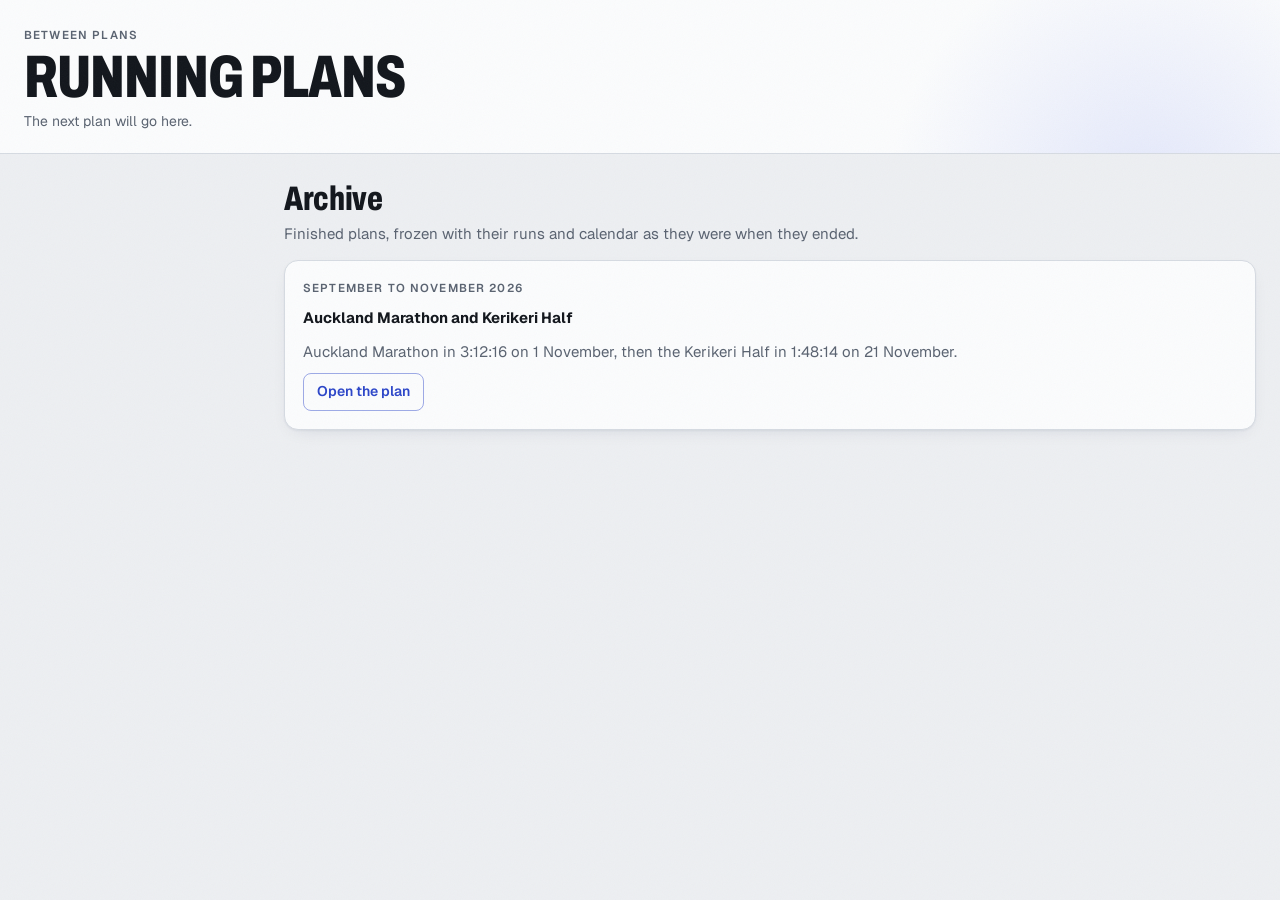
<file: index.html>
<!doctype html>
<html lang="en">
<head>
<meta charset="utf-8">
<meta name="viewport" content="width=device-width, initial-scale=1, viewport-fit=cover">
<title>Running Plans</title>
<meta name="description" content="Past training plans. The Auckland Marathon and Kerikeri Half plan from 2026 is archived here.">
<meta name="theme-color" content="#FBFCFD" media="(prefers-color-scheme: light)">
<meta name="theme-color" content="#151922" media="(prefers-color-scheme: dark)">
<link rel="icon" href="data:image/svg+xml,%3Csvg xmlns='http://www.w3.org/2000/svg' viewBox='0 0 64 64'%3E%3Crect width='64' height='64' rx='14' fill='%232C46C9'/%3E%3Ctext x='32' y='43' font-family='Arial Narrow,Arial,sans-serif' font-size='30' font-weight='700' fill='%23FBFCFD' text-anchor='middle'%3E42%3C/text%3E%3C/svg%3E">
<link rel="manifest" href="manifest.webmanifest">
<link rel="apple-touch-icon" href="icons/apple-touch-icon.png">
<link rel="preconnect" href="https://fonts.googleapis.com">
<link rel="preconnect" href="https://fonts.gstatic.com" crossorigin>
<link rel="stylesheet" href="https://fonts.googleapis.com/css2?family=Archivo:wdth,wght@62..125,600..800&family=Geist:wght@400..700&family=Geist+Mono:wght@500..600&display=swap">
<link rel="stylesheet" href="css/styles.css">
</head>
<body>
<header class="top">
  <div class="top-in">
    <div class="brand">
      <span class="eyebrow">Between plans</span>
      <h1>Running Plans</h1>
      <span class="meta">The next plan will go here.</span>
    </div>
  </div>
</header>

<main class="wrap" id="main">
  <div class="block">
    <div class="sec-head">
      <h2>Archive</h2>
      <span class="focus">Finished plans, frozen with their runs and calendar as they were when they ended.</span>
    </div>
    <div class="card" style="padding: 18px; display: grid; gap: 10px;">
      <span class="eyebrow">September to November 2026</span>
      <b>Auckland Marathon and Kerikeri Half</b>
      <p class="muted">Auckland Marathon in 3:12:16 on 1 November, then the Kerikeri Half in 1:48:14 on 21 November.</p>
      <a class="link-btn" href="archive/auckland-marathon-2026/">Open the plan</a>
    </div>
  </div>
</main>
</body>
</html>
</file>
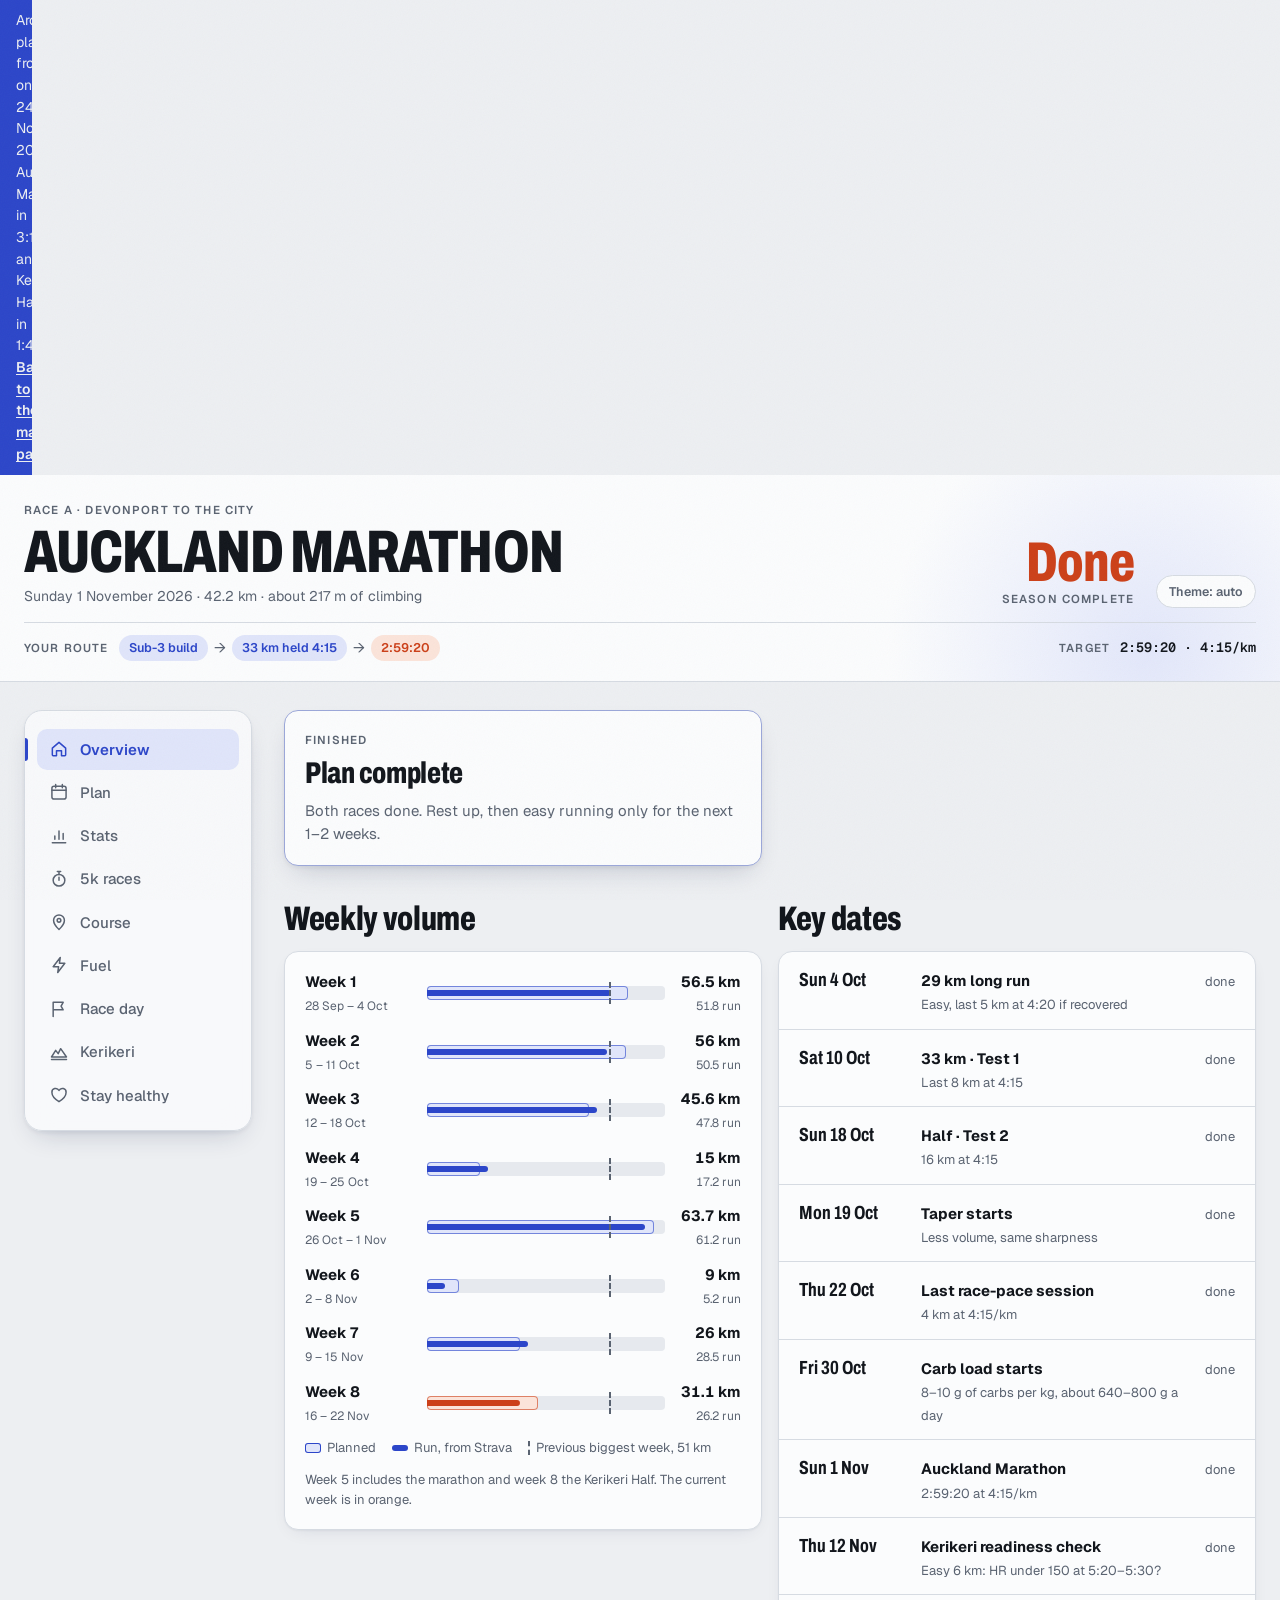
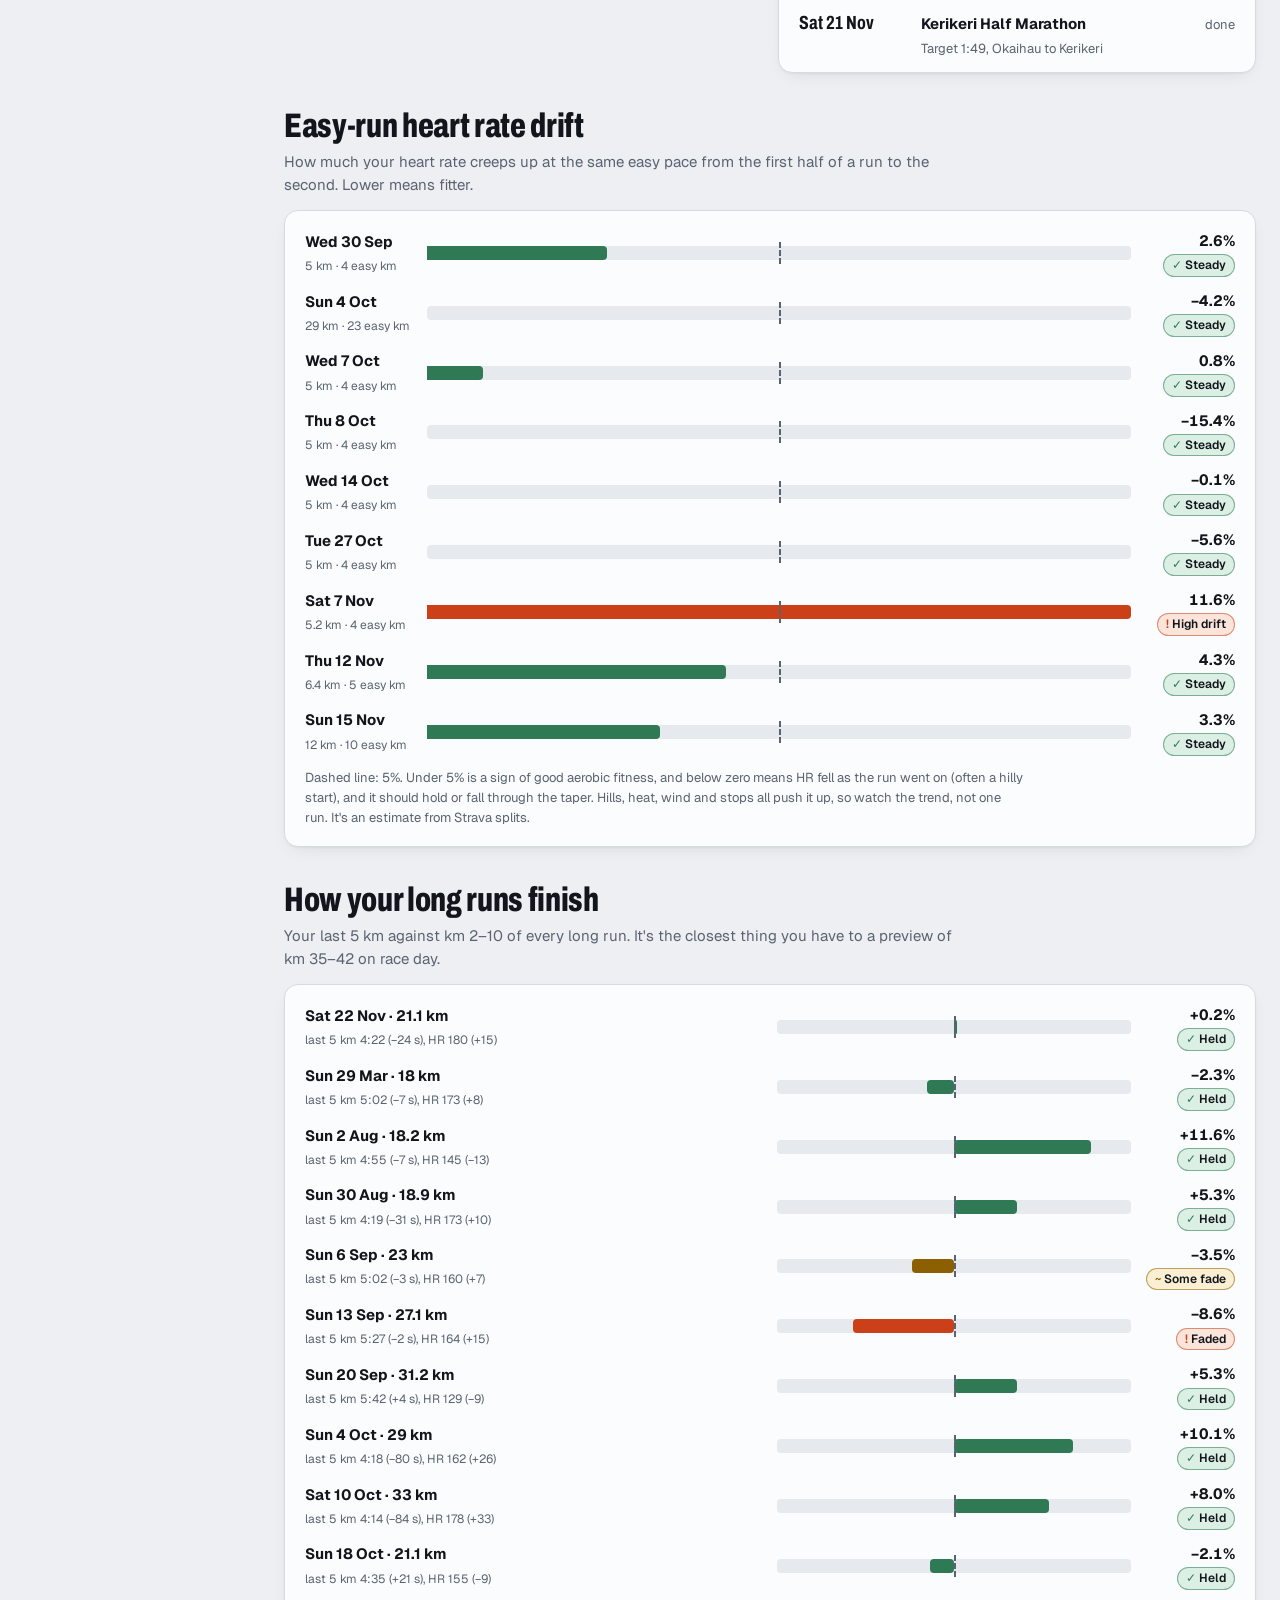
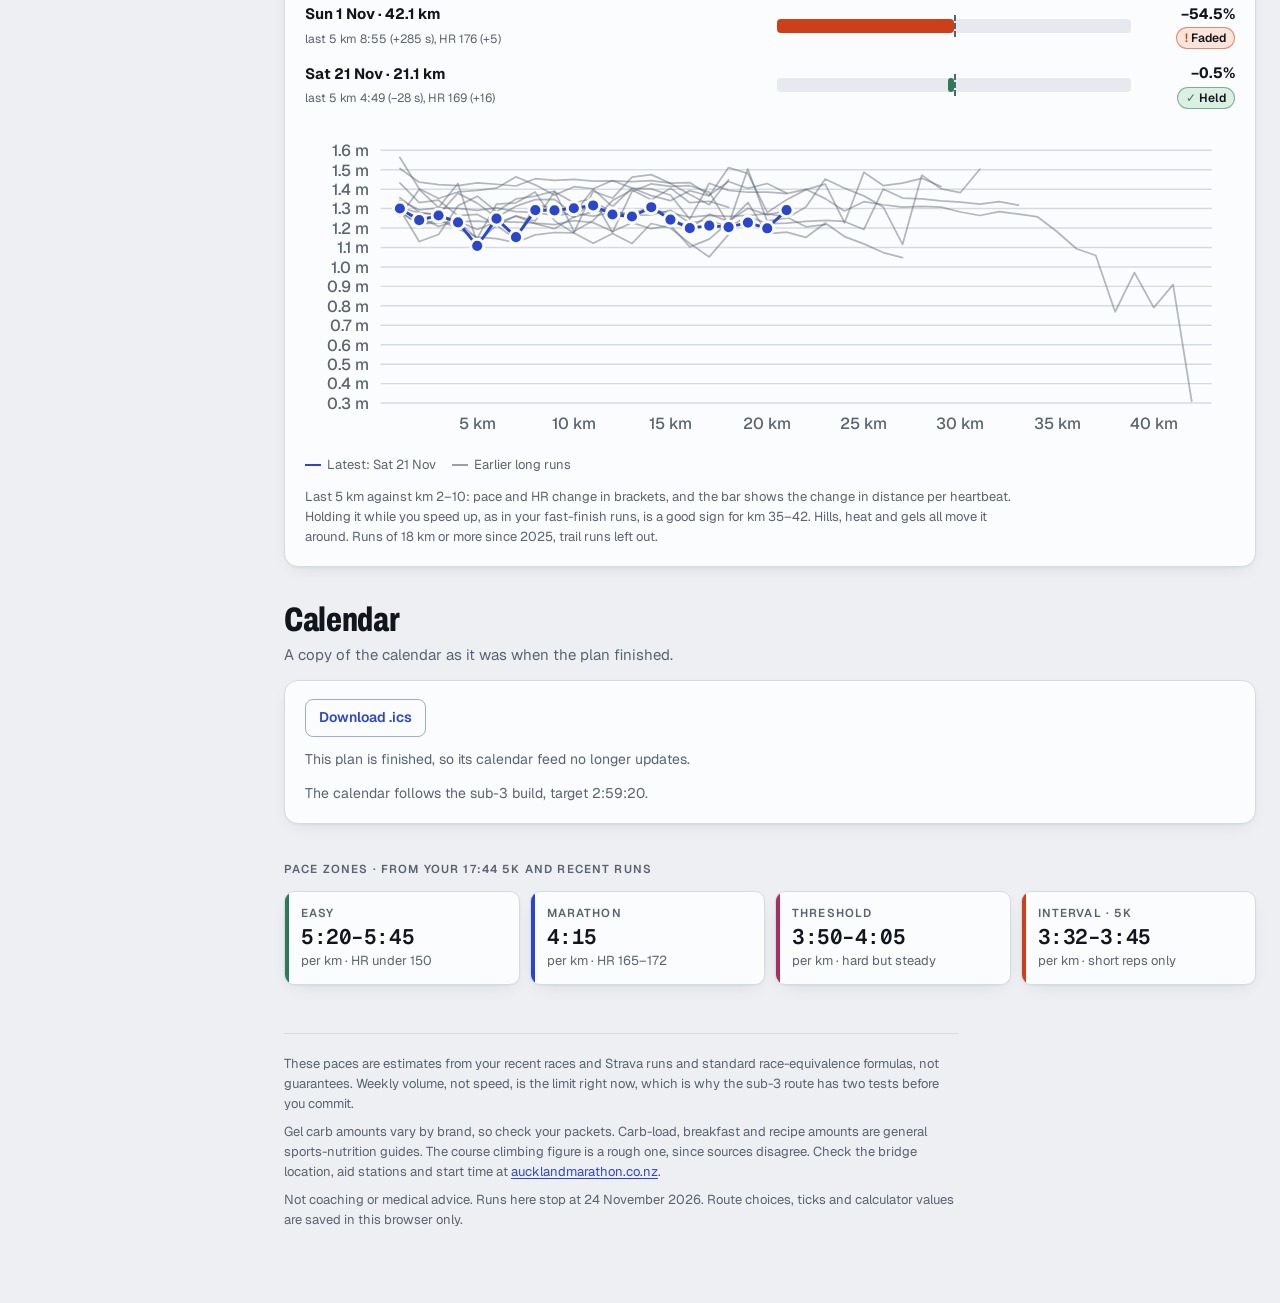
<file: archive/auckland-marathon-2026/index.html>
<!doctype html>
<html lang="en">
<head>
<meta charset="utf-8">
<meta name="viewport" content="width=device-width, initial-scale=1, viewport-fit=cover">
<title>Auckland Marathon Build · Archive</title>
<meta name="description" content="Five-week branching training plan to the Auckland Marathon on 1 November 2026, with decision tests, gel plans and race-day tools.">
<meta name="theme-color" content="#FBFCFD" media="(prefers-color-scheme: light)">
<meta name="theme-color" content="#151922" media="(prefers-color-scheme: dark)">
<link rel="icon" href="data:image/svg+xml,%3Csvg xmlns='http://www.w3.org/2000/svg' viewBox='0 0 64 64'%3E%3Crect width='64' height='64' rx='14' fill='%232C46C9'/%3E%3Ctext x='32' y='43' font-family='Arial Narrow,Arial,sans-serif' font-size='30' font-weight='700' fill='%23FBFCFD' text-anchor='middle'%3E42%3C/text%3E%3C/svg%3E">
<link rel="apple-touch-icon" href="../../icons/apple-touch-icon.png">
<meta name="apple-mobile-web-app-capable" content="yes">
<meta name="mobile-web-app-capable" content="yes">
<meta name="apple-mobile-web-app-title" content="Marathon">
<meta name="apple-mobile-web-app-status-bar-style" content="default">
<link rel="preconnect" href="https://fonts.googleapis.com">
<link rel="preconnect" href="https://fonts.gstatic.com" crossorigin>
<link rel="stylesheet" href="https://fonts.googleapis.com/css2?family=Archivo:wdth,wght@62..125,600..800&family=Geist:wght@400..700&family=Geist+Mono:wght@500..600&display=swap">
<link rel="stylesheet" href="css/styles.css">
</head>
<body>
<a class="skip" href="#main">Skip to content</a>
<p class="archive-bar">Archived plan, frozen on 24 November 2026: Auckland Marathon in 3:12:16 and Kerikeri Half in 1:48:14. <a href="../../">Back to the main page</a></p>
<header class="top">
  <div class="top-in">
    <div class="brand">
      <span class="eyebrow">Race A · Devonport to the city</span>
      <h1>Auckland Marathon</h1>
      <span class="meta">Sunday 1 November 2026 · 42.2 km · about 217 m of climbing</span>
    </div>
    <div class="top-right">
      <div class="count">
        <b class="num" id="countdown">32</b>
        <span class="eyebrow" id="countdown-label">days to go</span>
      </div>
      <button type="button" class="theme-btn" id="theme-btn" aria-label="Change colour theme">Theme: auto</button>
    </div>
    <div class="route-bar">
      <span class="lbl">Your route</span>
      <span id="route" class="route-steps"></span>
      <span class="lbl end">Target</span>
      <strong class="num" id="target-read">2:59:20 · 4:15/km</strong>
    </div>
  </div>
</header>

<!-- One nav, three layouts: top tab bar on tablets, bottom bar with a More sheet on phones, floating sidebar on desktop. -->
<nav class="tabs" id="tabs" aria-label="Sections">
  <div class="side-brand" aria-hidden="true"><span class="side-mark">42</span><span><b>Auckland</b><small>Marathon build</small></span></div>
  <div class="tabs-in" role="tablist" id="tablist">
    <button type="button" class="tab" role="tab" id="tab-overview" aria-controls="p-overview" data-tab="overview"><svg class="ico" viewBox="0 0 24 24" aria-hidden="true"><path d="M4 11l8-7 8 7v8a1 1 0 0 1-1 1h-4v-6H9v6H5a1 1 0 0 1-1-1z"/></svg><span>Overview</span></button>
    <button type="button" class="tab" role="tab" id="tab-plan" aria-controls="p-plan" data-tab="plan"><svg class="ico" viewBox="0 0 24 24" aria-hidden="true"><rect x="3.5" y="5" width="17" height="15.5" rx="2.5"/><path d="M3.5 10h17M8 3v4M16 3v4"/></svg><span>Plan</span></button>
    <button type="button" class="tab more-item" role="tab" id="tab-decisions" hidden aria-controls="p-decisions" data-tab="decisions"><svg class="ico" viewBox="0 0 24 24" aria-hidden="true"><circle cx="6" cy="5" r="2"/><circle cx="6" cy="19" r="2"/><circle cx="18" cy="7" r="2"/><path d="M6 7v10M18 9v1a5 5 0 0 1-5 5H8"/></svg><span>Decisions</span></button>
    <button type="button" class="tab more-item" role="tab" id="tab-stats" aria-controls="p-stats" data-tab="stats"><svg class="ico" viewBox="0 0 24 24" aria-hidden="true"><path d="M4 20h16M7 16v-4M12 16V6M17 16V9"/></svg><span>Stats</span></button>
    <button type="button" class="tab more-item" role="tab" id="tab-fivek" aria-controls="p-fivek" data-tab="fivek"><svg class="ico" viewBox="0 0 24 24" aria-hidden="true"><circle cx="12" cy="13.5" r="7"/><path d="M12 13.5V10M10 3h4M12 3v3.5"/></svg><span>5k races</span></button>
    <button type="button" class="tab more-item" role="tab" id="tab-course" aria-controls="p-course" data-tab="course"><svg class="ico" viewBox="0 0 24 24" aria-hidden="true"><path d="M12 21s-6.5-5.8-6.5-11a6.5 6.5 0 0 1 13 0c0 5.2-6.5 11-6.5 11z"/><circle cx="12" cy="10" r="2.2"/></svg><span>Course</span></button>
    <button type="button" class="tab" role="tab" id="tab-fuel" aria-controls="p-fuel" data-tab="fuel"><svg class="ico" viewBox="0 0 24 24" aria-hidden="true"><path d="M13.5 3L5 14h6.5L10.5 21 19 10h-6.5z"/></svg><span>Fuel</span></button>
    <button type="button" class="tab" role="tab" id="tab-race" aria-controls="p-race" data-tab="race"><svg class="ico" viewBox="0 0 24 24" aria-hidden="true"><path d="M5 21V4M5 4h12l-2.5 4.5L17 13H5"/></svg><span>Race day</span></button>
    <button type="button" class="tab more-item" role="tab" id="tab-kerikeri" aria-controls="p-kerikeri" data-tab="kerikeri"><svg class="ico" viewBox="0 0 24 24" aria-hidden="true"><path d="M3 18l5-8 3 4 3-6 7 10z"/><path d="M3 21h18"/></svg><span>Kerikeri</span></button>
    <button type="button" class="tab more-item" role="tab" id="tab-rules" aria-controls="p-rules" data-tab="rules"><svg class="ico" viewBox="0 0 24 24" aria-hidden="true"><path d="M12 20s-8.5-5.3-8.5-11A4.5 4.5 0 0 1 12 6.6 4.5 4.5 0 0 1 20.5 9c0 5.7-8.5 11-8.5 11z"/></svg><span>Stay healthy</span></button>
  </div>
  <button type="button" class="tab more-btn" id="more-btn" aria-expanded="false" aria-controls="tablist"><svg class="ico" viewBox="0 0 24 24" aria-hidden="true"><circle cx="5.5" cy="12" r="1.4"/><circle cx="12" cy="12" r="1.4"/><circle cx="18.5" cy="12" r="1.4"/></svg><span id="more-label">More</span></button>
</nav>

<main class="wrap" id="main" tabindex="-1">

  <!-- OVERVIEW -->
  <section class="panel" id="p-overview" role="tabpanel" aria-labelledby="tab-overview">
    <div class="grid2" id="today-cards"></div>

    <div class="block" hidden>
      <div class="sec-head">
        <h2>Decision map</h2>
        <span class="focus">Three decisions between now and race day. Tap a box to try a different route. Every session in the plan follows the highlighted one.</span>
      </div>
      <div class="card tree-box"><svg id="tree" viewBox="0 0 862 332" role="group" aria-label="Decision map"></svg></div>
      <p class="swipe-hint">Swipe sideways on the map to see every branch.</p>
    </div>

    <div class="grid2">
      <div class="block">
        <div class="sec-head"><h2>Weekly volume</h2></div>
        <div class="card vol" id="volume"></div>
      </div>
      <div class="block">
        <div class="sec-head"><h2>Key dates</h2></div>
        <div class="card dates" id="dates"></div>
      </div>
    </div>

    <div class="block">
      <div class="sec-head">
        <h2>Easy-run heart rate drift</h2>
        <span class="focus">How much your heart rate creeps up at the same easy pace from the first half of a run to the second. Lower means fitter.</span>
      </div>
      <div class="card vol" id="drift"></div>
    </div>

    <div class="block">
      <div class="sec-head">
        <h2>How your long runs finish</h2>
        <span class="focus">Your last 5 km against km 2–10 of every long run. It's the closest thing you have to a preview of km 35–42 on race day.</span>
      </div>
      <div class="card vol" id="fade"></div>
    </div>

    <div class="block">
      <div class="sec-head">
        <h2>Calendar</h2>
        <span class="focus">A copy of the calendar as it was when the plan finished.</span>
      </div>
      <div class="card cal">
        <div class="cal-links">
          <a class="link-btn" href="plan.ics" download>Download .ics</a>
        </div>
        <p class="muted">This plan is finished, so its calendar feed no longer updates.</p>
        <p class="muted" id="cal-route" hidden></p>
      </div>
    </div>

    <div class="block">
      <span class="eyebrow">Pace zones · from your 17:44 5k and recent runs</span>
      <div class="zones">
        <div class="zone" style="--zc: var(--c-easy)"><span class="eyebrow">Easy</span><span class="z-pace num">5:20–5:45</span><span class="z-sub">per km · HR under 150</span></div>
        <div class="zone" style="--zc: var(--accent)"><span class="eyebrow">Marathon</span><span class="z-pace num" data-tpl="{mp}">4:15</span><span class="z-sub">per km · HR 165–172</span></div>
        <div class="zone" style="--zc: var(--c-int)"><span class="eyebrow">Threshold</span><span class="z-pace num">3:50–4:05</span><span class="z-sub">per km · hard but steady</span></div>
        <div class="zone" style="--zc: var(--key)"><span class="eyebrow">Interval · 5k</span><span class="z-pace num">3:32–3:45</span><span class="z-sub">per km · short reps only</span></div>
      </div>
    </div>
  </section>

  <!-- PLAN -->
  <section class="panel" id="p-plan" role="tabpanel" aria-labelledby="tab-plan" hidden>
    <div class="week-pick" id="week-pick" role="group" aria-label="Choose a week"></div>
    <div id="week-view" class="block"></div>
    <div class="week-nav">
      <button type="button" class="nav-btn" id="wk-prev">← Previous week</button>
      <button type="button" class="nav-btn" id="wk-next">Next week →</button>
    </div>
  </section>

  <!-- STATS -->
  <section class="panel" id="p-stats" role="tabpanel" aria-labelledby="tab-stats" hidden>
    <div class="stats" id="st-totals"></div>

    <nav class="st-jump" aria-label="Jump to a group of stats">
      <button type="button" class="link-btn" data-jump="stg-train">Training</button>
      <button type="button" class="link-btn" data-jump="stg-race">Race fitness</button>
      <button type="button" class="link-btn" data-jump="stg-form">Form</button>
      <button type="button" class="link-btn" data-jump="stg-habits">Habits and records</button>
    </nav>

    <h2 class="st-group" id="stg-train">Training</h2>

    <div class="block">
      <div class="sec-head">
        <h2>Fitness and freshness</h2>
        <span class="focus">Each run's training load from your heart rate, rolled into fitness (the last six weeks) and fatigue (the last week). The taper drops fatigue faster than fitness, so freshness should climb towards race day. Tap or hover over a day to see it.</span>
      </div>
      <div class="card chart-card">
        <div id="st-load-head"></div>
        <div id="st-load"></div>
      </div>
    </div>

    <div class="block">
      <div class="sec-head">
        <h2>Monthly distance</h2>
        <span class="focus">Every run since 2025, added up by month, with the longest run of each month. Tap or hover over a month for the numbers.</span>
      </div>
      <div class="card chart-card">
        <div id="st-month-head"></div>
        <div id="st-month"></div>
      </div>
    </div>

    <div class="block">
      <div class="sec-head">
        <h2>Easy heart rate</h2>
        <span class="focus">Your heart rate on easy runs, adjusted to the same 5:30/km pace so runs at different speeds compare. When it falls, your aerobic engine is getting stronger, and that's what carries you through km 30–42.</span>
      </div>
      <div class="card chart-card">
        <div id="st-ehr-head"></div>
        <div id="st-ehr"></div>
      </div>
    </div>

    <h2 class="st-group" id="stg-race">Race fitness</h2>

    <div class="block">
      <div class="sec-head">
        <h2>Marathon predictor</h2>
        <span class="focus">Every km split from your steady runs, plotted as heart rate against pace. The trend line reads off the pace your heart supports at marathon effort, HR 165–172. Interval days are left out.</span>
      </div>
      <div class="card chart-card">
        <div id="st-predict-head"></div>
        <div id="st-predict"></div>
      </div>
    </div>

    <div class="block">
      <div class="sec-head">
        <h2>Threshold finder</h2>
        <span class="focus">Heart rate climbs in a straight line with speed until around your lactate threshold, then bends away and flattens. Every steady km from runs of 5 km or more, plotted as HR against pace. The bend is where the two fitted lines meet.</span>
      </div>
      <div class="card chart-card">
        <div id="st-th-head"></div>
        <div id="st-th"></div>
      </div>
    </div>

    <div class="block">
      <div class="sec-head">
        <h2>Does your HR settle?</h2>
        <span class="focus">At a pace you can hold, heart rate climbs for the first few minutes and then levels out. Go faster than that and it keeps climbing until you slow down. Every steady stretch from runs of 30 minutes or more, one line per pace.</span>
      </div>
      <div class="card chart-card">
        <div id="st-se-head"></div>
        <div id="st-se"></div>
      </div>
    </div>

    <div class="block">
      <div class="sec-head">
        <h2>Heartbeats per km</h2>
        <span class="focus">Average heart rate × minutes per km. How many beats each km costs you. Lower is more efficient. Compare similar runs: easy with easy.</span>
      </div>
      <div class="card vol" id="st-beats"></div>
    </div>

    <h2 class="st-group" id="stg-form">Form</h2>

    <div class="block">
      <div class="sec-head">
        <h2>Stride or cadence?</h2>
        <span class="focus">How you run faster: longer strides, quicker steps, or both. Each dot is a watch lap: auto km laps, plus each rep on interval days.</span>
      </div>
      <div class="card chart-card"><div id="st-stride-head"></div></div>
      <div class="grid2">
        <div class="card chart-card"><h3>Stride length</h3><div id="st-stride"></div></div>
        <div class="card chart-card"><h3>Cadence</h3><div id="st-cadence"></div></div>
      </div>
    </div>

    <div class="block">
      <div class="sec-head">
        <h2>Cadence over time</h2>
        <span class="focus">Average steps a minute for every run since 2025, easy and fast runs kept apart because cadence rises with speed.</span>
      </div>
      <div class="card chart-card">
        <div id="st-cad-head"></div>
        <div id="st-cad"></div>
      </div>
    </div>

    <div class="block">
      <div class="sec-head">
        <h2>Hills</h2>
        <span class="focus">Your hilliest runs against the marathon's climbing, and what hills cost you in heartbeats.</span>
      </div>
      <div class="card chart-card">
        <div id="st-hill-head"></div>
        <div class="vol" id="st-hill"></div>
      </div>
    </div>

    <h2 class="st-group" id="stg-habits">Habits and records</h2>

    <div class="block">
      <div class="sec-head">
        <h2>Morning or evening</h2>
        <span class="focus">When you run, and whether your heart works harder at the same pace early in the day. The marathon starts early.</span>
      </div>
      <div class="card chart-card">
        <div id="st-tod-head"></div>
        <div id="st-tod"></div>
      </div>
    </div>

    <div class="block">
      <div class="sec-head">
        <h2>Records</h2>
        <span class="focus">Your bests since 2025, from every run synced from Strava.</span>
      </div>
      <div class="records" id="st-records"></div>
    </div>

    <div class="block">
      <div class="sec-head">
        <h2>All of it, added up</h2>
        <span class="focus">Every run since 2025 in more familiar units.</span>
      </div>
      <div class="stats" id="st-fun"></div>
      <p class="vol-legend">Landmark distances are approximate.</p>
    </div>
  </section>

  <!-- 5K RACES -->
  <section class="panel" id="p-fivek" role="tabpanel" aria-labelledby="tab-fivek" hidden>
    <div class="sec-head">
      <h2>5k races</h2>
      <span class="focus">Your Tuesday evening Good George runs and Saturday morning parkruns, from Strava. Hover over or tap a dot to see the run.</span>
    </div>
    <div class="stats" id="fk-stats"></div>

    <div class="block">
      <div class="sec-head">
        <h2>Every 5k</h2>
        <span class="focus">Faster times are higher up. Filled dots are runs you pushed, hollow ones you jogged. The stepped lines show your best so far on each day.</span>
      </div>
      <div class="card chart-card" id="fk-times"></div>
    </div>

    <div class="grid2">
      <div class="block">
        <div class="sec-head"><h2>Best-ever times</h2></div>
        <div class="card table-box">
          <table>
            <thead><tr><th>Date</th><th>Run</th><th class="r">Time</th><th class="r">Gain</th></tr></thead>
            <tbody id="fk-pbs"></tbody>
          </table>
        </div>
      </div>
      <div class="block">
        <div class="sec-head"><h2>Same beats, more distance</h2></div>
        <div class="card chart-card">
          <div id="fk-eff-head"></div>
          <div id="fk-eff"></div>
        </div>
      </div>
    </div>

    <div class="block">
      <div class="sec-head">
        <h2>Speed vs endurance</h2>
        <span class="focus">How much of your 5k speed you've carried over longer distances. Your best 5k predicts a pace for every distance; the dots show what you actually ran.</span>
      </div>
      <div class="card chart-card">
        <div id="fk-end-head"></div>
        <div id="fk-end"></div>
      </div>
    </div>

    <div class="grid2">
      <div class="block">
        <div class="sec-head"><h2>How you pace a 5k</h2></div>
        <div class="card chart-card">
          <div id="fk-pace-head"></div>
          <div id="fk-pace"></div>
        </div>
      </div>
      <div class="block">
        <div class="sec-head"><h2>Temperature</h2></div>
        <div class="card chart-card">
          <div id="fk-heat-head"></div>
          <div id="fk-heat"></div>
        </div>
      </div>
    </div>

    <div class="block">
      <div class="sec-head">
        <h2>Turning up</h2>
        <span class="focus">Every Tuesday and Saturday since your first raced Good George. Hover over or tap a square to see the run.</span>
      </div>
      <div class="card chart-card">
        <div id="fk-streak-head"></div>
        <div id="fk-streak"></div>
      </div>
    </div>

    <div class="block">
      <div class="sec-head">
        <h2>Your courses</h2>
        <span class="focus">Runs grouped by where they started, named from your Strava run names. Best times count runs faster than 4:50/km.</span>
      </div>
      <div class="card table-box">
        <table>
          <thead><tr><th>Course</th><th class="r">Runs</th><th class="r">Best</th><th class="r">Last run</th></tr></thead>
          <tbody id="fk-courses"></tbody>
        </table>
      </div>
      <p class="vol-legend" id="fk-courses-note"></p>
    </div>

    <details class="card fk-all">
      <summary>All 5ks</summary>
      <div class="table-box">
        <table>
          <thead><tr><th>Date</th><th>Run</th><th class="r">Distance</th><th class="r">5k time</th><th class="r">Pace</th><th class="r">HR</th></tr></thead>
          <tbody id="fk-table"></tbody>
        </table>
      </div>
      <p class="vol-legend" style="padding:0 16px 14px">★ best so far on that day of the week. Times for courses under 5 km are scaled up to 5 km.</p>
    </details>
  </section>

  <!-- DECISIONS -->
  <section class="panel" id="p-decisions" role="tabpanel" aria-labelledby="tab-decisions" hidden>
    <div class="sec-head">
      <h2>Decisions</h2>
      <span class="focus">Enter your numbers after each test and the checker suggests a branch. It's a guide. You make the call.</span>
    </div>
    <div id="decision-list" class="block" style="gap:20px"></div>
    <div class="block">
      <div class="sec-head">
        <h2>What changes on each build</h2>
        <span class="focus">Everything else in the plan is the same on both builds.</span>
      </div>
      <div class="card table-box">
        <table>
          <thead><tr><th>Day</th><th>Sub-3 build</th><th>3:10 build</th></tr></thead>
          <tbody>
            <tr><td>Wednesdays, weeks 1–3</td><td>Easy 5–6 km, every week</td><td class="muted">Rest or optional easy 30 min</td></tr>
            <tr><td>Sun 4 Oct · 29 km</td><td>Last 5 km at 4:20/km if recovered</td><td class="muted">All easy</td></tr>
            <tr><td>Tue 6 Oct · AM intervals</td><td>3 × 3 km at 4:05/km</td><td class="muted">3 × 2 km at 3:55/km</td></tr>
            <tr><td>Sat 10 Oct · 33 km</td><td>Last 8 km at 4:15/km (Test 1)</td><td class="muted">Last 5–6 km at 4:35/km if good</td></tr>
            <tr><td>Sun 18 Oct · half</td><td>16 km at 4:15/km (if Test 1 held)</td><td class="muted">14 km at 4:30/km</td></tr>
            <tr><td>Weeks 1 and 2 total</td><td>55.5 km and 56 km</td><td class="muted">49.5 km and 49 km</td></tr>
          </tbody>
        </table>
      </div>
    </div>
  </section>

  <!-- COURSE -->
  <section class="panel" id="p-course" role="tabpanel" aria-labelledby="tab-course" hidden>
    <div class="sec-head">
      <h2>Course</h2>
      <span class="focus">From a plotaroute.com GPX of the route. Hover over or tap the profile to see where that point is on the map.</span>
    </div>
    <div class="stats" id="course-stats"></div>

    <div class="block">
      <div class="sec-head">
        <h2>Elevation and pace</h2>
        <span class="focus">Planned pace for each km at your target, run by effort: a little slower up the hills, a little faster down them. The pace line is higher where you run slower, so it follows the hills.</span>
      </div>
      <div class="card prof-card">
        <div class="legend">
          <span><i class="sw sw-ele"></i>Elevation (left axis, m)</span>
          <span><i class="sw sw-pace"></i>Planned pace (right axis, min/km)</span>
          <span><i class="sw sw-avg"></i>Target average</span>
          <span><i class="sw sw-bridge"></i>Harbour Bridge allowance</span>
        </div>
        <svg id="profile" viewBox="0 0 900 300" role="img" aria-label="Elevation and planned pace along the course"></svg>
        <p class="prof-read num" id="prof-read">Hover over or tap the chart to see a km.</p>
      </div>
    </div>

    <div class="block">
      <div class="sec-head">
        <h2>Pace for each km</h2>
        <span class="focus">Orange: slower than your average. Blue: faster. The clock shows planned time at the end of each km.</span>
      </div>
      <div class="kmgrid" id="kmgrid"></div>
    </div>

    <div class="grid2">
      <div class="card map-card">
        <svg id="map" viewBox="0 0 400 400" role="img" aria-label="Course map"></svg>
        <p class="vol-legend" style="padding:0 16px 14px">North is up. The orange section is the Harbour Bridge. The Tamaki Drive section is out and back, so it overlaps on the map.</p>
        <p class="m-credit">Map tiles © <a href="https://www.esri.com" target="_blank" rel="noopener">Esri</a>. Sources: Esri, HERE, Garmin, © <a href="https://www.openstreetmap.org/copyright" target="_blank" rel="noopener">OpenStreetMap</a> contributors.</p>
      </div>
      <div class="card" id="sections"></div>
    </div>

    <div class="block">
      <div class="sec-head">
        <h2>Watch pace</h2>
        <span class="focus">GPS watches usually read long over a marathon. If you run your target pace on the watch, you'll finish slower than your target.</span>
      </div>
      <div class="card pad">
        <div class="fields">
          <div class="field"><label for="f-watch">Watch distance at the finish: <span id="f-watch-out" class="num">42.8</span> km</label><input type="range" id="f-watch" min="42.2" max="43.4" step="0.1" value="42.8" data-inp="watch"></div>
        </div>
        <div class="table-box">
          <table>
            <thead><tr><th>Target</th><th>Official pace</th><th>Pace to run on your watch</th><th class="r">Finish if you run official pace on the watch</th></tr></thead>
            <tbody id="watch-table"></tbody>
          </table>
        </div>
        <p class="vol-legend">The plotted route measures 43.06 km. A watch reading 42.6–43.0 km is common. Use the clock at the official km markers as your real check.</p>
      </div>
    </div>

    <div class="card pad">
      <h3>About this data</h3>
      <ul>
        <li><b>Distances are scaled</b> from the plotted 43.06 km to the official 42.2 km, so km markers line up with the plan.</li>
        <li><b>The Harbour Bridge shows as 0 m.</b> The file took its heights from ground level, which is the water under the bridge. The real climb and descent are bigger.</li>
        <li><b>Climbing totals don't agree.</b> The file adds up to about 382 m, while the race listing used for this plan says 217 m. Small bumps along the waterfront look like measurement noise, so trust the shape more than the totals.</li>
        <li>Check the official course map and profile at <a href="https://aucklandmarathon.co.nz" target="_blank" rel="noopener">aucklandmarathon.co.nz</a>.</li>
      </ul>
    </div>
  </section>

  <!-- FUEL -->
  <section class="panel" id="p-fuel" role="tabpanel" aria-labelledby="tab-fuel" hidden>
    <div class="sec-head">
      <h2>Gel calculator</h2>
      <span class="focus">At marathon pace you burn through your stored carbs in about 90–120 minutes. Set your gel and your carb target, and the race schedule updates.</span>
    </div>
    <div class="card pad">
      <div class="fields">
        <div class="field"><label for="f-gel">Carbs per gel (g)</label><input type="number" id="f-gel" min="10" max="50" step="1" value="26" data-inp="gel"></div>
        <div class="field"><label for="f-gph">Carbs per hour: <span id="f-gph-out">70</span> g</label><input type="range" id="f-gph" min="50" max="90" step="5" value="70" data-inp="gph"></div>
        <div class="field"><label for="f-kg">Body weight (kg)</label><input type="number" id="f-kg" min="40" max="130" step="1" value="80" data-inp="kg"></div>
      </div>
      <div class="stats" id="fuel-stats"></div>
    </div>
    <div class="grid2">
      <div class="card table-box">
        <table>
          <thead><tr><th>Race gel plan</th><th>Where</th><th class="r">Clock</th></tr></thead>
          <tbody id="gel-table"></tbody>
        </table>
      </div>
      <div class="card pad">
        <h3>How to take gels</h3>
        <ul>
          <li><b>Take each gel with water,</b> a few mouthfuls. Don't take a gel with sports drink as well, because the extra sugar can upset your stomach.</li>
          <li><b>Open it a minute before</b> the aid station or your km mark and take it over 20–30 seconds. Don't slow down to take it.</li>
          <li><b>Build up in training:</b> about 60 g per hour in the 29 km, then your race amount in the 33 km. Your gut adapts with practice.</li>
          <li><b>Caffeine gels:</b> PeakFuel Berry, Cola and Espresso have 30 mg each, Lime has none (check the packet). Use non-caffeine gels early, then caffeine ones from about km 18, when it does the most good. Keep the total to about 3–6 mg per kg of body weight, counting your morning coffee. Use the same mix in the 33 km first.</li>
          <li><b>Carry your own.</b> Check <a href="https://aucklandmarathon.co.nz" target="_blank" rel="noopener">aucklandmarathon.co.nz</a> for what is handed out on course, and don't rely on a brand you haven't tried.</li>
          <li><b>Stomach trouble in training?</b> Space gels out more and use more water. Don't give up on them. This is exactly what the practice runs are for.</li>
        </ul>
      </div>
    </div>
    <div class="grid2">
      <div class="card pad">
        <h3>Carb load · Fri 30 &amp; Sat 31 Oct</h3>
        <p id="carb-load" class="muted"></p>
        <ul>
          <li>Rice, pasta, bread, bagels, potatoes, pancakes, juice, lollies.</li>
          <li>Cut back on fibre, fat and big salads, so your stomach feels light.</li>
          <li>You'll put on 1–2 kg of water with the stored carbs. That's normal, and it's fuel.</li>
        </ul>
      </div>
      <div class="card pad">
        <h3>Race breakfast</h3>
        <p id="breakfast" class="muted"></p>
        <ul>
          <li>Something you've tested, such as white toast or a bagel with honey or jam, a banana, and juice.</li>
          <li>About 500 ml of water or electrolyte drink with it, then sip until 30 min before the start.</li>
          <li>Eat exactly the same breakfast before the 33 km and the half.</li>
        </ul>
      </div>
    </div>
    <div class="block">
      <div class="sec-head"><h2>Recipes</h2><span class="focus">For the big-carb meals before the 33 km, the half and race day, sized for 80 kg. The calendar reminds you on the day. Carb counts are rough, so check labels.</span></div>
      <div class="grid2" id="recipes"></div>
    </div>
    <div class="block">
      <div class="sec-head"><h2>Carbs in common foods</h2><span class="focus">Rough amounts. Check labels for your own brands.</span></div>
      <div class="card table-box">
        <table>
          <thead><tr><th>Food</th><th class="r">Carbs</th></tr></thead>
          <tbody>
            <tr><td>1 plain bagel</td><td class="r">about 50 g</td></tr>
            <tr><td>1 cup cooked white rice</td><td class="r">about 45 g</td></tr>
            <tr><td>1 cup cooked pasta</td><td class="r">about 40 g</td></tr>
            <tr><td>500 ml fruit juice</td><td class="r">about 50 g</td></tr>
            <tr><td>1 banana</td><td class="r">about 25 g</td></tr>
            <tr><td>1 slice white bread</td><td class="r">about 15 g</td></tr>
            <tr><td>1 tablespoon honey</td><td class="r">about 17 g</td></tr>
          </tbody>
        </table>
      </div>
    </div>
    <div class="block">
      <div class="sec-head"><h2>Fuel in training</h2></div>
      <div class="card table-box">
        <table>
          <thead><tr><th>Session</th><th>What to take</th></tr></thead>
          <tbody id="train-fuel"></tbody>
        </table>
      </div>
    </div>
  </section>

  <!-- RACE DAY -->
  <section class="panel" id="p-race" role="tabpanel" aria-labelledby="tab-race" hidden>
    <div class="sec-head">
      <h2>Race day</h2>
      <span class="focus">A slightly slower first half for the North Shore hills and the Harbour Bridge, then a slightly faster second half. Two checkpoints tell you whether to push on or ease off.</span>
    </div>
    <div class="race-cols">
      <div class="card table-box">
        <table>
          <thead><tr><th>Checkpoint</th><th>Pace</th><th class="r">Clock</th></tr></thead>
          <tbody id="splits"></tbody>
        </table>
      </div>
      <div class="notes" id="race-notes"></div>
    </div>

    <div class="block">
      <div class="sec-head">
        <h2>Checkpoint calculator</h2>
        <span class="focus">Enter your clock at a checkpoint to see where you stand and what pace you need from there.</span>
      </div>
      <div class="card pad">
        <div class="fields">
          <div class="field"><label for="f-cpkm">Checkpoint</label>
            <select id="f-cpkm" data-inp="cpkm">
              <option value="5">5 km</option><option value="10">10 km</option><option value="15">15 km</option><option value="20">20 km</option>
              <option value="21.0975">Halfway</option><option value="25">25 km</option><option value="30">30 km</option><option value="35">35 km</option><option value="40">40 km</option>
            </select>
          </div>
          <div class="field"><label for="f-cpt">Your clock (h:mm:ss)</label><input type="text" id="f-cpt" inputmode="numeric" placeholder="1:30:10" value="1:30:10" data-inp="cpt"></div>
        </div>
        <div id="cp-out"></div>
      </div>
    </div>

    <div class="block">
      <div class="sec-head">
        <h2>Race morning</h2>
        <span class="focus">Set your start time. Check the official time on your bib or at aucklandmarathon.co.nz.</span>
      </div>
      <div class="card pad" style="gap:0;padding:0">
        <div class="fields" style="padding:14px 18px"><div class="field"><label for="f-start">Start time</label><input type="time" id="f-start" value="06:00" data-inp="start"></div></div>
        <div class="timeline" id="timeline"></div>
      </div>
    </div>

    <div class="block">
      <div class="sec-head">
        <h2>Race shoes</h2>
        <span class="focus">Wear them for the sessions that rehearse race day, and train in your everyday shoes the rest of the time. You'll find any rubbing early and still have fresh foam on 1 November.</span>
      </div>
      <div class="grid2">
        <div class="card table-box">
          <table>
            <thead><tr><th>When</th><th>Session</th><th class="r">km</th></tr></thead>
            <tbody>
              <tr><td class="nw">Tue 6 Oct</td><td>Morning intervals. First run at pace in them</td><td class="r">13</td></tr>
              <tr><td class="nw">Sat 10 Oct</td><td>33 km. Checks fit, blisters and calves over a long distance</td><td class="r">33</td></tr>
              <tr><td class="nw">Sun 18 Oct</td><td>Half marathon test</td><td class="r">21</td></tr>
              <tr><td class="nw">Thu 22 Oct</td><td>Morning intervals, in full race kit</td><td class="r">10</td></tr>
              <tr><td class="nw">Thu 29 Oct</td><td>Pace check. Last run in them before the race</td><td class="r">6.5</td></tr>
              <tr><td class="nw">Sun 1 Nov</td><td>Auckland Marathon</td><td class="r">42.2</td></tr>
            </tbody>
          </table>
        </div>
        <div class="card pad">
          <h3>How to use them</h3>
          <ul>
            <li><b>Everyday shoes for everything else:</b> easy runs, the Tuesday 5ks, the 29 km and the shakeout. Those runs only wear the shoes down.</li>
            <li><b>About 80 km before race day</b> is enough to bed them in. Most race shoes are made to last a few hundred km, so there's plenty left for the marathon.</li>
            <li><b>New pair?</b> Run an easy 5–8 km in them before 6 Oct to check the fit, then follow the table.</li>
            <li><b>Use the 33 km to sort out your kit:</b> socks, how you lace them, and where you need tape or anti-chafe. Then don't change anything.</li>
            <li><b>Sore calves or Achilles</b> after the 33 km? Stiff, plated shoes load them harder. Wear everyday shoes for the next few days, then go back to the table.</li>
            <li><b>Nothing new on race day:</b> same shoes, socks and laces as the half and the 22 Oct intervals.</li>
          </ul>
        </div>
      </div>
    </div>
  </section>

  <!-- KERIKERI -->
  <section class="panel" id="p-kerikeri" role="tabpanel" aria-labelledby="tab-kerikeri" hidden>
    <div class="sec-head">
      <h2>Kerikeri Half Marathon</h2>
      <span class="focus">Saturday 21 November 2026, 20 days after Auckland. Point to point from Okaihau to the Kerikeri Domain: a climb for the first 7 km, then mostly downhill. The course here comes from your Strava GPS of last year's race.</span>
    </div>
    <div class="stats" id="kk-stats"></div>

    <div class="block" hidden>
      <div class="sec-head">
        <h2>Your target</h2>
        <span class="focus">Decide after the readiness check on Thu 12 Nov and Tuesday's goal-pace 5k on 17 Nov. The splits below follow your pick. Garmin gets the 1:49 plan.</span>
      </div>
      <div class="decide-grid" id="kk-goals" style="grid-template-columns:repeat(auto-fit,minmax(170px,1fr))"></div>
    </div>

    <div class="block">
      <div class="sec-head">
        <h2>Elevation and pace</h2>
        <span class="focus">Planned pace for each km, run by effort: slower up the climb out of Okaihau, faster down the long descent. The pace line is higher where you run slower.</span>
      </div>
      <div class="card prof-card">
        <div class="legend">
          <span><i class="sw sw-ele"></i>Elevation (left axis, m)</span>
          <span><i class="sw sw-pace"></i>Planned pace (right axis)</span>
          <span><i class="sw sw-last"></i>Your 2025 pace</span>
          <span><i class="sw sw-avg"></i>Target average</span>
        </div>
        <svg id="kk-profile" viewBox="0 0 900 300" role="img" aria-label="Kerikeri elevation, planned pace and last year's pace"></svg>
      </div>
    </div>

    <div class="grid2">
      <div class="card table-box">
        <table>
          <thead><tr><th>Km</th><th class="r">Up / down</th><th class="r">2025</th><th class="r">Plan</th><th class="r">Clock</th></tr></thead>
          <tbody id="kk-splits"></tbody>
        </table>
      </div>
      <div class="block" style="gap:16px;align-content:start">
        <div class="card map-card">
          <svg id="kk-map" viewBox="0 0 400 400" role="img" aria-label="Kerikeri course map"></svg>
          <p class="vol-legend" style="padding:0 16px 14px">North is up. Okaihau is at the left, Kerikeri at the right. The orange stretch is the steep drop after the high point.</p>
          <p class="m-credit">Map tiles © <a href="https://www.esri.com" target="_blank" rel="noopener">Esri</a>. Sources: Esri, HERE, Garmin, © <a href="https://www.openstreetmap.org/copyright" target="_blank" rel="noopener">OpenStreetMap</a> contributors.</p>
        </div>
        <div class="card" id="kk-sections"></div>
      </div>
    </div>

    <div class="grid2">
      <div class="card pad">
        <h3>Should you race it?</h3>
        <ul>
          <li><b>After Auckland:</b> the plan is a 1:49 run, not a race.</li>
          <li><b>Thu 12 Nov:</b> HR under 150 at 5:20–5:30/km and stairs feel normal. Either no: jog it slower than 1:49, or skip it.</li>
          <li><b>Tue 17 Nov:</b> 5 km at 1:49 pace (about 5:10/km) should feel comfortable, with HR under about 150.</li>
          <li><b>Dizziness, chest pain, palpitations or unusual breathlessness</b> at any point: stop, and don't start Kerikeri until a doctor has seen you.</li>
          <li><b>Any sore spot</b> that's still there on 17 Nov: run it steady or skip it. Three weeks after a marathon is when overuse injuries show up.</li>
          <li><b>The descent is hard on quads,</b> and those take longest to recover from a marathon. If they still ache on stairs, don't race the downhill.</li>
        </ul>
      </div>
      <div class="card pad">
        <h3>How the targets compare</h3>
        <ul>
          <li><b>Last year:</b> 1:37:54 at an average HR of 170, with km 1–4 at 4:55–5:30 and the last 6 km at about 4:20.</li>
          <li><b>Fresh, your 17:44 5k suggests about 1:21–1:22</b> on a flat course. The downhill could make it faster, the climb and the marathon slower.</li>
          <li><b>Three weeks after Auckland, 1:23–1:27 is realistic.</b> It depends on how hard the marathon was and how you've recovered.</li>
          <li>These are estimates from your runs and common rules of thumb, not a prediction you can count on.</li>
        </ul>
      </div>
    </div>

    <div class="block">
      <div class="sec-head">
        <h2>Race morning</h2>
        <span class="focus">Set your start time. One listing gives 7:00 am, but it's the only source, so check your bib or the official race page before you plan around it.</span>
      </div>
      <div class="card pad" style="gap:0;padding:0">
        <div class="fields" style="padding:14px 18px"><div class="field"><label for="f-kkstart">Start time</label><input type="time" id="f-kkstart" value="07:00" data-inp="kkstart"></div></div>
        <div class="timeline" id="kk-timeline"></div>
      </div>
      <p class="vol-legend">Race information: <a href="https://raceroster.com/events/2026/119293/northland-waste-kerikeri-half-marathon-2026" target="_blank" rel="noopener">Race Roster</a> and <a href="https://www.runningcalendar.co.nz/event/kerikeri-half-marathon/" target="_blank" rel="noopener">Running Calendar</a>.</p>
    </div>
  </section>

  <!-- RULES -->
  <section class="panel" id="p-rules" role="tabpanel" aria-labelledby="tab-rules" hidden>
    <div class="sec-head">
      <h2>Stay in one piece</h2>
      <span class="focus">Being fit won't help if you're injured on race day. These rules come before any session in the plan.</span>
    </div>
    <div class="grid2">
      <div class="card pad">
        <h3>Every week</h3>
        <ol>
          <li><b>Easy days are easy.</b> HR under 150, and you can talk in full sentences. Easy days run too fast are the usual cause of breakdowns.</li>
          <li><b>Three hard days at most:</b> Tuesday, Thursday and Sunday. If you race on Tuesday, keep Thursday controlled.</li>
          <li><b>Monday is always rest.</b> It follows your biggest day of the week.</li>
          <li><b>After long runs and hard sessions,</b> have carbs and protein within an hour, such as chocolate milk or a sandwich. Aim for 8 hours of sleep.</li>
          <li><b>Weekly volume goes up by no more than 10%.</b> That's a common limit for building mileage safely, and the sub-3 build stays just inside it.</li>
        </ol>
      </div>
      <div class="card pad">
        <h3>When something feels off</h3>
        <ol>
          <li><b>Pain rule.</b> Soreness that eases as you warm up is normal. Pain that gets worse, changes your stride, or stays sharp means stop, take 2 days off, and only come back when you can jog without pain.</li>
          <li><b>Tired signs:</b> resting HR 5 or more beats above normal, heavy legs for 2 days or more, or poor sleep. Swap your next hard session for an easy one.</li>
          <li><b>Missed a session? Skip it.</b> Never double up to make one up.</li>
          <li><b>Sick?</b> Symptoms above the neck only: an easy run is OK. Fever, chest symptoms or aches: rest until you're clear.</li>
          <li><b>A test that doesn't go well is still useful.</b> Switching routes is the plan doing its job.</li>
        </ol>
      </div>
    </div>
    <div class="card pad">
      <h3>Taper feelings are normal</h3>
      <p class="muted">From 19 Oct, volume drops and you may feel flat, sluggish or restless, with phantom niggles. That's your body absorbing the training. Don't add extra runs to feel better. The freshness shows up on race day.</p>
    </div>
  </section>

  <footer class="fine">
    <p>These paces are estimates from your recent races and Strava runs and standard race-equivalence formulas, not guarantees. Weekly volume, not speed, is the limit right now, which is why the sub-3 route has two tests before you commit.</p>
    <p>Gel carb amounts vary by brand, so check your packets. Carb-load, breakfast and recipe amounts are general sports-nutrition guides. The course climbing figure is a rough one, since sources disagree. Check the bridge location, aid stations and start time at <a href="https://aucklandmarathon.co.nz" target="_blank" rel="noopener">aucklandmarathon.co.nz</a>.</p>
    <p>Not coaching or medical advice. Runs here stop at 24 November 2026. Route choices, ticks and calculator values are saved in this browser only.</p>
  </footer>
</main>

<div class="chart-tip" id="chart-tip" hidden></div>
<dialog id="guide" class="guide" aria-label="Run guide">
  <div class="guide-in">
    <button type="button" id="guide-close" class="guide-x" aria-label="Close">×</button>
    <div id="guide-body"></div>
  </div>
</dialog>
<script src="js/data.js"></script>
<script src="js/results.js"></script>
<script src="js/course.js"></script>
<script src="js/kerikeri.js"></script>
<script src="js/app.js"></script>
</body>
</html>
</file>
<file: css/styles.css>
/* Layout: race-bib header, sticky tab bar, one panel per tab. Plan, decisions, fuel and race tools share one card system.
   Palette "Graphite and Cobalt": cool graphite neutrals, cobalt as the one brand accent, vermilion for race, now and slower-than-plan.
   Radius scale: containers 14px, inner tiles 10px, controls 8px, chips 6px, pills full. */
:root {
  --bg: #EDEFF2;
  --surface: #FBFCFD;
  --sunk: #E6E9EE;
  --fg: #12161C;
  --muted: #5A6371;
  --line: #D6DBE2;
  --accent: #2C46C9;
  --accent-soft: #E0E5FA;
  --key: #CC4019;
  --key-soft: #FBE4DA;
  --c-easy: #2F7A55;
  --c-easy-soft: #DCEFE4;
  --c-int: #A3305F;
  --c-int-soft: #F6E0E9;
  --c-rest: #8B93A0;
  --fuel: #875A00;
  --fuel-soft: #FAEFD3;
  --good: #2F7A55;
  --good-soft: #DCEFE4;
  --warn: #8C6000;
  --warn-soft: #FAEFD3;
  --shadow: 0 1px 2px rgb(20 32 70 / .05), 0 6px 20px -10px rgb(20 32 70 / .16);
  --shadow-hi: 0 2px 4px rgb(20 32 70 / .06), 0 12px 28px -12px rgb(20 32 70 / .24);
  --grain-op: .035;
  --display: "Archivo", "Arial Narrow", "Roboto Condensed", sans-serif;
  --display-w: 72%;
  --body: "Geist", system-ui, -apple-system, "Segoe UI", sans-serif;
  --mono: "Geist Mono", ui-monospace, "SF Mono", Consolas, monospace;
  --ease: cubic-bezier(.16, 1, .3, 1);
  --z-sticky: 10;
  --z-tip: 20;
  --z-grain: 30;
  color-scheme: light;
}
@media (prefers-color-scheme: dark) {
  :root:not([data-theme="light"]) {
    --bg: #0D1015; --surface: #151922; --sunk: #1C212B; --fg: #E7EAF0; --muted: #959EAC; --line: #272D39;
    --accent: #93A6FF; --accent-soft: #1F2752; --key: #FF8A5C; --key-soft: #3B2017;
    --c-easy: #74C79A; --c-easy-soft: #15301F; --c-int: #F08BB8; --c-int-soft: #3A1A2A; --c-rest: #67717F;
    --fuel: #E6B54A; --fuel-soft: #33280E; --good: #74C79A; --good-soft: #15301F; --warn: #E6B54A; --warn-soft: #33280E;
    --shadow: inset 0 1px 0 rgb(255 255 255 / .03), 0 10px 24px -14px rgb(0 0 0 / .7);
    --shadow-hi: inset 0 1px 0 rgb(255 255 255 / .05), 0 14px 30px -14px rgb(0 0 0 / .8);
    --grain-op: .05;
    color-scheme: dark;
  }
}
:root[data-theme="dark"] {
  --bg: #0D1015; --surface: #151922; --sunk: #1C212B; --fg: #E7EAF0; --muted: #959EAC; --line: #272D39;
  --accent: #93A6FF; --accent-soft: #1F2752; --key: #FF8A5C; --key-soft: #3B2017;
  --c-easy: #74C79A; --c-easy-soft: #15301F; --c-int: #F08BB8; --c-int-soft: #3A1A2A; --c-rest: #67717F;
  --fuel: #E6B54A; --fuel-soft: #33280E; --good: #74C79A; --good-soft: #15301F; --warn: #E6B54A; --warn-soft: #33280E;
  --shadow: inset 0 1px 0 rgb(255 255 255 / .03), 0 10px 24px -14px rgb(0 0 0 / .7);
  --shadow-hi: inset 0 1px 0 rgb(255 255 255 / .05), 0 14px 30px -14px rgb(0 0 0 / .8);
  --grain-op: .05;
  color-scheme: dark;
}

* { box-sizing: border-box; }
html { -webkit-text-size-adjust: 100%; scroll-behavior: smooth; }
body { margin: 0; background: var(--bg); color: var(--fg); font-family: var(--body); font-size: 15px; line-height: 1.55; -webkit-font-smoothing: antialiased; }
/* Fixed grain layer. It never scrolls, so it costs no repaints. */
body::after { content: ""; position: fixed; inset: 0; z-index: var(--z-grain); pointer-events: none; opacity: var(--grain-op);
  background-image: url("data:image/svg+xml,%3Csvg xmlns='http://www.w3.org/2000/svg' width='160' height='160'%3E%3Cfilter id='n'%3E%3CfeTurbulence type='fractalNoise' baseFrequency='.85' numOctaves='3' stitchTiles='stitch'/%3E%3C/filter%3E%3Crect width='100%25' height='100%25' filter='url(%23n)'/%3E%3C/svg%3E"); }
[hidden] { display: none !important; }
h1, h2, h3 { font-family: var(--display); font-stretch: var(--display-w); font-weight: 800; letter-spacing: -0.01em; text-wrap: balance; margin: 0; line-height: 1.02; }
p { margin: 0; text-wrap: pretty; }
a { color: var(--accent); text-underline-offset: 2px; text-decoration-thickness: 1px; }
a:hover { text-decoration-thickness: 2px; }
button, input, select { font: inherit; color: inherit; }
button { -webkit-tap-highlight-color: transparent; }
.eyebrow { font-size: 11.5px; text-transform: uppercase; letter-spacing: 0.1em; color: var(--muted); font-weight: 600; }
.num { font-variant-numeric: tabular-nums; }
.muted { color: var(--muted); }
.card { background: var(--surface); border: 1px solid var(--line); border-radius: 14px; box-shadow: var(--shadow); }
:focus-visible { outline: 2px solid var(--accent); outline-offset: 2px; border-radius: 4px; }
.skip { position: absolute; left: 12px; top: -48px; z-index: calc(var(--z-sticky) + 1); background: var(--fg); color: var(--surface); padding: 8px 14px; border-radius: 8px; font-weight: 600; text-decoration: none; }
.skip:focus { top: 12px; }

/* Header */
.top { position: relative; overflow: hidden; background: var(--surface); border-bottom: 1px solid var(--line); padding-top: env(safe-area-inset-top, 0px); }
.top::before { content: ""; position: absolute; inset: -40% -10% auto auto; width: 520px; height: 520px; pointer-events: none;
  background: radial-gradient(closest-side, var(--accent-soft), transparent); opacity: .9; }
.top-in { position: relative; max-width: 1040px; margin: 0 auto; padding-inline: 16px; padding-block: 26px 20px; display: flex; flex-wrap: wrap; gap: 14px 28px; align-items: flex-end; justify-content: space-between; }
.brand { display: grid; gap: 6px; min-width: 0; }
.brand h1 { font-size: clamp(36px, 7vw, 60px); text-transform: uppercase; letter-spacing: -0.015em; line-height: .92; }
.brand .meta { color: var(--muted); font-size: 14px; }
.top-right { display: flex; gap: 22px; align-items: flex-end; }
.count { text-align: right; display: grid; gap: 2px; }
.count b { display: block; font-family: var(--display); font-stretch: var(--display-w); font-weight: 800; font-size: 56px; line-height: .9; letter-spacing: -0.02em; color: var(--key); font-variant-numeric: tabular-nums; }
.theme-btn { border: 1px solid var(--line); background: var(--surface); border-radius: 999px; padding: 6px 12px; cursor: pointer; font-size: 12.5px; font-weight: 600; color: var(--muted); }
.theme-btn:hover { color: var(--fg); border-color: var(--muted); }

/* Nav. Tablets: sticky top tab bar. Phones and desktop restyle it further down. */
.tabs { position: sticky; top: 0; z-index: var(--z-sticky); background: color-mix(in srgb, var(--surface) 86%, transparent); -webkit-backdrop-filter: blur(14px) saturate(160%); backdrop-filter: blur(14px) saturate(160%); border-bottom: 1px solid var(--line); }
.tabs-in { max-width: 1040px; margin: 0 auto; padding-inline: 12px; padding-top: 6px; display: flex; gap: 2px; overflow-x: auto; scrollbar-width: none; }
.tabs-in::-webkit-scrollbar { display: none; }
.tab { position: relative; border: 0; background: transparent; padding: 10px 12px 12px; font-weight: 500; color: var(--muted); cursor: pointer; white-space: nowrap; border-radius: 8px 8px 0 0; }
.tab::after { content: ""; position: absolute; left: 12px; right: 12px; bottom: 0; height: 2px; border-radius: 2px; background: var(--accent); transform: scaleX(0); }
.tab[aria-selected="true"] { color: var(--fg); font-weight: 600; }
.tab[aria-selected="true"]::after { transform: scaleX(1); }
.tab:hover { color: var(--fg); background: var(--sunk); }
.ico { width: 20px; height: 20px; flex: none; fill: none; stroke: currentColor; stroke-width: 1.8; stroke-linecap: round; stroke-linejoin: round; }
.tab .ico, .side-brand, .more-btn { display: none; }
.side-mark { display: grid; place-items: center; width: 38px; height: 38px; border-radius: 10px; background: var(--accent); color: var(--surface); font-family: var(--display); font-stretch: var(--display-w); font-weight: 800; font-size: 19px; letter-spacing: -0.02em; }
.side-brand b { display: block; font-family: var(--display); font-stretch: var(--display-w); font-weight: 800; font-size: 19px; line-height: 1; text-transform: uppercase; }
.side-brand small { font-size: 12px; color: var(--muted); }
.route-bar { flex-basis: 100%; padding-top: 12px; display: flex; flex-wrap: wrap; gap: 6px 10px; align-items: center; border-top: 1px solid var(--line); }
.route-bar .lbl { font-size: 11.5px; text-transform: uppercase; letter-spacing: 0.1em; color: var(--muted); font-weight: 600; }
.route-bar .lbl.end { margin-left: auto; }
.route-steps { display: flex; flex-wrap: wrap; gap: 6px; align-items: center; }
#target-read { font-family: var(--mono); font-size: 13.5px; font-weight: 600; }
.step { font-size: 12.5px; font-weight: 600; padding: 3px 10px; border-radius: 999px; background: var(--accent-soft); color: var(--accent); border: 0; cursor: pointer; }
.step:hover { box-shadow: inset 0 0 0 1px var(--accent); }
.step.last { background: var(--key-soft); color: var(--key); }
.step.last:hover { box-shadow: inset 0 0 0 1px var(--key); }
.arrow { color: var(--muted); }

/* Panels */
.wrap { max-width: 1040px; margin: 0 auto; padding-inline: 16px; padding-block: 28px 72px; }
.panel { display: grid; gap: 36px; }
.block { display: grid; gap: 14px; }
.sec-head { display: grid; gap: 6px; }
.sec-head h2 { font-size: 34px; }
.sec-head .focus { color: var(--muted); max-width: 68ch; }
.grid2 { display: grid; grid-template-columns: minmax(0, 1fr) minmax(0, 1fr); gap: 16px; align-items: start; }
/* Grid children default to min-width: auto, which lets wide charts push the page past the screen. */
.panel > *, .block > *, .grid2 > *, .race-cols > *, .notes > *, .today-card > *, .pad > * { min-width: 0; }
.swipe-hint { display: none; font-size: 12px; color: var(--muted); }
.pad { padding: 18px 20px; display: grid; gap: 10px; align-content: start; }
.pad h3 { font-size: 22px; }
.pad ul, .pad ol { margin: 0; padding-left: 20px; display: grid; gap: 7px; }
.pad li { color: var(--muted); }
.pad li::marker { color: var(--c-rest); }
.pad li b { color: var(--fg); font-weight: 600; }

/* Overview */
.today-card { padding: 20px; display: grid; gap: 10px; }
.today-card:first-child { border-color: color-mix(in srgb, var(--accent) 35%, var(--line)); box-shadow: var(--shadow-hi); }
.today-card.next { background: var(--sunk); box-shadow: none; border-color: transparent; }
.today-card h3 { font-size: 30px; }
.today-card .d-detail { font-size: 14px; }
.link-btn { justify-self: start; border: 1px solid color-mix(in srgb, var(--accent) 45%, transparent); color: var(--accent); background: transparent; border-radius: 8px; padding: 7px 13px; font-weight: 600; font-size: 14px; cursor: pointer; }
.link-btn:hover { background: var(--accent-soft); border-color: var(--accent); }
.vol { padding: 18px 20px; display: grid; gap: 12px; }
.vol-row { display: grid; grid-template-columns: 110px minmax(0, 1fr) 64px; gap: 12px; align-items: center; }
.vol-track { position: relative; height: 14px; background: var(--sunk); border-radius: 4px; }
/* Planned vs run: the planned bar is the light target, the run bar sits inside it. */
.vol-bar { position: absolute; inset: 0 auto 0 0; background: var(--accent-soft); box-shadow: inset 0 0 0 1px color-mix(in srgb, var(--accent) 60%, transparent); border-radius: 4px; }
.vol-row.cur .vol-bar { background: var(--key-soft); box-shadow: inset 0 0 0 1px color-mix(in srgb, var(--key) 60%, transparent); }
.vol-mark { position: absolute; top: -4px; bottom: -4px; width: 0; border-left: 2px dashed var(--muted); }
.vol-legend { font-size: 13px; color: var(--muted); max-width: 80ch; }
.vol-act { position: absolute; left: 0; top: 4px; bottom: 4px; background: var(--accent); border-radius: 0 3px 3px 0; }
.vol-row.cur .vol-act { background: var(--key); }
.vol-key { display: flex; flex-wrap: wrap; gap: 6px 16px; font-size: 13px; color: var(--muted); }
.vol-key span { display: inline-flex; align-items: center; gap: 6px; }
.vol-key i { display: inline-block; width: 16px; height: 10px; border-radius: 3px; }
.vol-key .sw-plan { background: var(--accent-soft); box-shadow: inset 0 0 0 1px var(--accent); }
.vol-key .sw-act { background: var(--accent); height: 6px; }
.vol-key .sw-peak { width: 0; height: 14px; border-left: 2px dashed var(--muted); border-radius: 0; }
.drift-row { display: grid; grid-template-columns: 110px minmax(0, 1fr) 92px; gap: 12px; align-items: center; }
.drift-bar { position: absolute; inset: 0 auto 0 0; border-radius: 0 4px 4px 0; background: var(--good); }
.drift-bar.meh { background: var(--warn); }
.drift-bar.off { background: var(--key); }

/* Strava actuals and status pills. Each pill also carries its grade as text. */
.d-actual { display: flex; flex-wrap: wrap; align-items: center; gap: 6px; font-size: 13px; }
.d-actual-l { font-size: 11px; text-transform: uppercase; letter-spacing: 0.08em; font-weight: 600; color: var(--muted); }
.pill { display: inline-block; border-radius: 999px; padding: 1px 8px; background: var(--sunk); border: 1px solid var(--line); font-variant-numeric: tabular-nums; font-size: 12px; font-weight: 600; }
.pill.ok { background: var(--good-soft); border-color: color-mix(in srgb, var(--good) 55%, transparent); }
.pill.meh { background: var(--warn-soft); border-color: color-mix(in srgb, var(--warn) 55%, transparent); }
.pill.off { background: var(--key-soft); border-color: color-mix(in srgb, var(--key) 55%, transparent); }
.pill.ok::before { content: "✓ "; color: var(--good); }
.pill.meh::before { content: "~ "; color: var(--warn); }
.pill.off::before { content: "! "; color: var(--key); }
.sr { position: absolute; width: 1px; height: 1px; overflow: hidden; clip: rect(0 0 0 0); white-space: nowrap; }
.strava-fill { display: flex; flex-wrap: wrap; align-items: center; gap: 8px 12px; font-size: 13px; }
/* Stats tab scatter charts. Recessive grid and axes, 2px trend line, dots with a surface ring. */
.chart-card { padding: 18px 20px; display: grid; gap: 12px; }
.vol-row.beats-row { grid-template-columns: 190px minmax(0, 1fr) 48px; }
.chart-card h3 { font-size: 20px; }
.chart-note { font-size: 13px; margin: 0; max-width: 80ch; }
.scatter { width: 100%; height: auto; display: block; }
.sc-grid { stroke: var(--line); stroke-width: 1; }
.sc-ax { fill: var(--muted); font: 500 11px var(--body); }
.sc-title { font-weight: 600; }
.sc-band { fill: var(--accent-soft); }
.sc-ref { stroke: var(--muted); stroke-width: 1.5; stroke-dasharray: 4 4; }
.sc-ref-l { fill: var(--muted); font: 600 11px var(--body); }
.sc-fit { fill: none; stroke: var(--fg); stroke-width: 2; stroke-linecap: round; }
.sc-dot { fill: var(--accent); stroke: var(--surface); stroke-width: 2; }
.sc-dot.hot { fill: var(--key); }
.sc-hit { fill: transparent; cursor: crosshair; }
.sc-hit:hover { fill: var(--fg); fill-opacity: 0.08; }
.vol-key .sw-dot { width: 10px; height: 10px; border-radius: 50%; background: var(--accent); }
.vol-key .sw-dot.hot { background: var(--key); }
.vol-key .sw-fit { height: 0; border-top: 2px solid var(--fg); border-radius: 0; }
.vol-key .sw-band { background: var(--accent-soft); }
/* Threshold finder */
#st-th-head { display: grid; gap: 12px; }
.th-pick { display: flex; flex-wrap: wrap; gap: 6px; }
.th-pick .link-btn { padding: 5px 11px; font-size: 13px; }
.th-pick .link-btn[aria-pressed="true"] { background: var(--accent); border-color: var(--accent); color: var(--surface); }
.sc-dot.faint { fill: var(--muted); fill-opacity: 0.35; stroke: none; }
.vol-key .sw-dot.faint { background: var(--muted); opacity: 0.45; }
.sc-fit.th-above, .vol-key .sw-fit.th-above { stroke: var(--key); border-top-color: var(--key); }
.sc-fit.th-ext { stroke-dasharray: 5 5; opacity: 0.45; }
.vol-key .sw-fit.th-ext { border-top-style: dashed; opacity: 0.6; }
.sc-ref.th-mark { stroke: var(--key); stroke-dasharray: none; }
.sc-ref-l.th-mark { fill: var(--key); }
/* Does HR settle: one hue, faint for slow paces to full strength for fast ones (6:30/km is se-0, 4:00 is se-10). */
#st-se-head { display: grid; gap: 12px; }
.se-0 { --se: color-mix(in oklab, var(--key) 30%, var(--surface)); }
.se-1 { --se: color-mix(in oklab, var(--key) 37%, var(--surface)); }
.se-2 { --se: color-mix(in oklab, var(--key) 44%, var(--surface)); }
.se-3 { --se: color-mix(in oklab, var(--key) 51%, var(--surface)); }
.se-4 { --se: color-mix(in oklab, var(--key) 58%, var(--surface)); }
.se-5 { --se: color-mix(in oklab, var(--key) 65%, var(--surface)); }
.se-6 { --se: color-mix(in oklab, var(--key) 72%, var(--surface)); }
.se-7 { --se: color-mix(in oklab, var(--key) 79%, var(--surface)); }
.se-8 { --se: color-mix(in oklab, var(--key) 86%, var(--surface)); }
.se-9 { --se: color-mix(in oklab, var(--key) 93%, var(--surface)); }
.se-10 { --se: var(--key); }
.se-run { fill: none; stroke: var(--se); stroke-width: 1; opacity: 0.4; }
.se-line { fill: none; stroke: var(--se); stroke-width: 2; stroke-linecap: round; stroke-linejoin: round; }
.sc-dot.se-dot { fill: var(--se); }
.se-sw { display: inline-block; width: 10px; height: 10px; border-radius: 50%; background: var(--se); margin-right: 8px; }
.vol-key .sw-ln.se-k-run { border-color: var(--key); opacity: 0.4; border-top-width: 1px; }
.vol-key .sw-ln.se-k-line { border-color: var(--key); }
/* Charts over time: fitness and freshness on Stats, and the 5k page. */
.chart-sub { font-size: 15px !important; margin: 4px 0 -6px; }
.sc-grid.zero { stroke: var(--muted); }
.sc-col { fill: transparent; cursor: crosshair; }
.sc-col:hover { fill: var(--fg); fill-opacity: 0.06; }
.tl-mark { stroke: var(--muted); stroke-width: 1; stroke-dasharray: 3 3; }
.tl-lab { fill: var(--fg); font: 600 11px var(--body); }
.ln { fill: none; stroke-width: 2; stroke-linecap: round; stroke-linejoin: round; }
.ln.proj { stroke-dasharray: 5 4; }
.ln-fit { stroke: var(--accent); }
.ln-fat { stroke: var(--c-int); }
.ln-pb.tue { stroke: var(--accent); }
.ln-pb.sat { stroke: var(--c-int); }
.ln-trend { stroke: var(--fg); }
.fr-bar.pos { fill: var(--good); }
.fr-bar.neg { fill: var(--key); }
.fr-bar.proj { fill-opacity: 0.45; }
.sc-dot.sat { fill: var(--c-int); }
.sc-dot.easy { fill: var(--surface); stroke: var(--accent); stroke-width: 2; }
.sc-dot.sat.easy { stroke: var(--c-int); }
.vol-key .sw-dot.sat { background: var(--c-int); }
.vol-key .sw-dot.ring { background: transparent; box-shadow: inset 0 0 0 2px var(--muted); }
.vol-key .sw-ln { height: 0; border-top: 2px solid; border-radius: 0; }
.vol-key .sw-ln.fit { border-color: var(--accent); }
.vol-key .sw-ln.fat { border-color: var(--c-int); }
.vol-key .sw-ln.proj { border-top-style: dashed; border-color: var(--muted); }
.vol-key .sw-fr.pos { background: var(--good); }
.vol-key .sw-fr.neg { background: var(--key); }
.sc-dot.key { fill: var(--key); }
.ln-faint { stroke: var(--muted); stroke-width: 1.2; opacity: 0.45; }
.ln-avg { stroke: var(--fg); stroke-width: 3; }
.ln-last { stroke: var(--c-int); }
.vol-key .sw-dot.key { background: var(--key); }
.vol-key .sw-ln.tue { border-color: var(--accent); }
.vol-key .sw-ln.avg { border-top-width: 3px; border-color: var(--fg); }
.vol-key .sw-ln.last { border-color: var(--c-int); }
.vol-key .sw-ln.faint { border-color: var(--muted); opacity: 0.6; }
/* Stats tab: contents buttons and group headings. */
.st-jump { display: flex; flex-wrap: wrap; gap: 8px; }
.st-group { scroll-margin-top: 90px; margin-top: 18px; padding-top: 14px; border-top: 2px solid var(--line); font-size: 26px; }
.records { display: grid; grid-template-columns: repeat(auto-fill, minmax(190px, 1fr)); gap: 10px; }
.rec { padding: 14px 16px; display: grid; gap: 4px; }
.rec b { font-family: var(--mono); font-size: 22px; font-weight: 600; letter-spacing: -0.02em; }
.rec .muted { font-size: 12px; overflow-wrap: anywhere; }
.mo-bar { fill: var(--accent); }
.mo-bar.pm, .sc-dot.pm { fill: var(--c-int); }
.mo-bar.proj { fill-opacity: 0.45; }
#st-hill { padding: 0; }
/* Attendance grid: one square per Tuesday and Saturday. */
.grid-scroll { overflow-x: auto; }
.gc-svg { width: auto; max-width: none; }
.gc { stroke: var(--surface); stroke-width: 1; }
.gc-none { fill: var(--sunk); }
.gc-future { fill: none; stroke: var(--line); stroke-dasharray: 2 2; }
.gc-tue { fill: var(--accent); }
.gc-sat { fill: var(--c-int); }
.gc-easy { fill-opacity: 0.35; }
.vol-key .sw-gc { width: 12px; height: 12px; border-radius: 3px; }
.vol-key .sw-gc.gc-tue { background: var(--accent); }
.vol-key .sw-gc.gc-sat { background: var(--c-int); }
.vol-key .sw-gc.gc-easy { opacity: 0.35; }
.vol-key .sw-gc.gc-none { background: var(--sunk); box-shadow: inset 0 0 0 1px var(--line); }
/* Long-run fade rows: bars grow either way from the middle line. */
.drift-row.fade-row { grid-template-columns: minmax(0, 1.3fr) minmax(0, 1fr) 92px; }
.drift-bar.fade { inset: 0 auto 0 auto; border-radius: 4px; }
.fade-chart { display: grid; gap: 8px; padding-top: 6px; }
.fk-all summary { padding: 14px 18px; font-weight: 600; cursor: pointer; }
.chart-tip { position: fixed; z-index: var(--z-tip); pointer-events: none; background: var(--fg); color: var(--surface); font-size: 12px; font-weight: 600; padding: 6px 10px; border-radius: 8px; white-space: nowrap; box-shadow: var(--shadow-hi); }
.recipe ol { margin: 0; padding-left: 20px; display: grid; gap: 6px; font-size: 14px; }
.dates { display: grid; gap: 0; }
.date-row { display: grid; grid-template-columns: 110px minmax(0, 1fr) auto; gap: 12px; padding: 13px 20px; border-top: 1px solid var(--line); align-items: baseline; }
.date-row:first-child { border-top: 0; }
.date-row b { font-family: var(--display); font-stretch: var(--display-w); font-weight: 700; font-size: 19px; }
.cal { padding: 18px 20px; display: grid; gap: 12px; font-size: 14px; }
.cal-links { display: flex; flex-wrap: wrap; gap: 8px; }
a.link-btn { text-decoration: none; }
.cal-url { overflow-wrap: anywhere; background: var(--sunk); border-radius: 8px; padding: 8px 12px; user-select: all; font-family: var(--mono); font-size: 12.5px; }

/* Decision map */
.tree-box { overflow-x: auto; padding: 16px 14px 10px; }
.tree-box svg { display: block; width: 100%; min-width: 760px; height: auto; }
.col-h { fill: var(--muted); font: 600 11px var(--body); letter-spacing: 0.1em; text-transform: uppercase; }
.edge { fill: none; stroke: var(--line); stroke-width: 1.5; }
.edge.on { stroke: var(--accent); stroke-width: 2.5; }
.node { cursor: pointer; }
.node rect { fill: var(--surface); stroke: var(--line); stroke-width: 1.2; }
.node:hover rect { stroke: var(--muted); }
.node .n-t { fill: var(--fg); font: 600 13px var(--body); }
.node .n-s { fill: var(--muted); font: 400 11.5px var(--body); }
.node.on rect { fill: var(--accent-soft); stroke: var(--accent); stroke-width: 2; }
.node.target.on rect { fill: var(--key-soft); stroke: var(--key); }
.node.root { cursor: default; }
.node.root:hover rect { stroke: var(--line); }
.node:focus { outline: none; }
.node:focus-visible rect { stroke: var(--fg); stroke-width: 2.5; }

/* Zones: one row, a colour bar on the left of each, pace in mono. */
.zones { display: grid; grid-template-columns: repeat(4, minmax(0, 1fr)); gap: 10px; }
.zone { background: var(--surface); border: 1px solid var(--line); border-radius: 10px; padding: 12px 14px 12px 16px; display: grid; gap: 2px; position: relative; overflow: hidden; box-shadow: var(--shadow); }
.zone::before { content: ""; position: absolute; left: 0; top: 0; bottom: 0; width: 4px; background: var(--zc); }
.zone .z-pace { font-family: var(--mono); font-weight: 600; font-size: 21px; line-height: 1.2; letter-spacing: -0.02em; }
.zone .z-sub { color: var(--muted); font-size: 13px; }

/* Week picker + days */
.week-pick { display: flex; gap: 8px; overflow-x: auto; padding: 2px 2px 4px; scrollbar-width: thin; }
.wk-btn { border: 1px solid var(--line); background: var(--surface); border-radius: 10px; padding: 9px 13px; cursor: pointer; display: grid; text-align: left; min-width: 112px; box-shadow: var(--shadow); }
.wk-btn:hover { border-color: var(--muted); }
.wk-btn b { font-family: var(--display); font-stretch: var(--display-w); font-weight: 800; font-size: 20px; }
.wk-btn span { font-size: 12px; color: var(--muted); }
.wk-btn[aria-pressed="true"] { border-color: var(--accent); background: var(--accent-soft); box-shadow: inset 0 0 0 1px var(--accent); }
.wk-btn .now { color: var(--key); font-weight: 700; }
.week-km { font-family: var(--mono); font-weight: 600; font-size: 20px; letter-spacing: -0.02em; }
.week-km small { font-family: var(--body); font-size: 12px; color: var(--muted); font-weight: 500; letter-spacing: 0; }
.days { overflow: hidden; }
.day { display: grid; grid-template-columns: 74px 96px minmax(0, 1fr) 64px 34px; gap: 12px; align-items: start; padding: 15px 18px; border-top: 1px solid var(--line); }
.day:first-child { border-top: 0; }
.day.rest { padding-block: 10px; color: var(--muted); background: color-mix(in srgb, var(--sunk) 45%, transparent); }
.day.today { background: var(--accent-soft); box-shadow: inset 3px 0 0 var(--accent); }
.d-date { display: grid; line-height: 1.15; }
.d-date b { font-family: var(--display); font-stretch: var(--display-w); font-weight: 800; font-size: 19px; text-transform: uppercase; }
.d-date span { font-size: 12px; color: var(--muted); }
.chip { justify-self: start; font-size: 11px; font-weight: 700; text-transform: uppercase; letter-spacing: 0.07em; padding: 3px 8px; border-radius: 6px; color: var(--cc); background: var(--cs); white-space: nowrap; }
.t-easy { --cc: var(--c-easy); --cs: var(--c-easy-soft); }
.t-int, .t-pace { --cc: var(--c-int); --cs: var(--c-int-soft); }
.t-long { --cc: var(--accent); --cs: var(--accent-soft); }
.t-race, .t-test { --cc: var(--key); --cs: var(--key-soft); }
.t-rest { --cc: var(--c-rest); --cs: transparent; padding-inline: 0; }
.t-shoes { --cc: var(--fg); --cs: var(--sunk); }
.chips { display: flex; flex-wrap: wrap; gap: 6px; }
.d-body { display: grid; gap: 5px; min-width: 0; }
.d-title { font-weight: 600; }
.day.rest .d-title { font-weight: 500; }
.d-detail { color: var(--muted); font-size: 14px; }
.d-detail ul { margin: 2px 0 0; padding-left: 18px; display: grid; gap: 2px; }
.d-result { font-size: 13px; font-weight: 600; color: var(--key); }
.d-note { font-size: 13px; color: var(--muted); }
.d-note b { font-size: 11px; text-transform: uppercase; letter-spacing: 0.08em; color: var(--fg); margin-right: 6px; }
.d-note.fuel { background: var(--fuel-soft); border-radius: 8px; padding: 6px 10px; color: var(--fg); }
.d-note.fuel b { color: var(--fuel); }
.guide-btn { justify-self: start; border: 1px solid var(--line); background: var(--surface); color: var(--accent); border-radius: 8px; padding: 5px 10px; cursor: pointer; font: inherit; font-size: 11px; font-weight: 700; text-transform: uppercase; letter-spacing: 0.08em; }
.guide-btn:hover { border-color: var(--accent); background: var(--accent-soft); }
.guide { width: min(560px, calc(100vw - 32px)); max-height: calc(100dvh - 48px); padding: 0; border: 1px solid var(--line); border-radius: 14px; background: var(--surface); color: var(--fg); box-shadow: var(--shadow-hi); overflow: auto; }
.guide::backdrop { background: rgb(10 14 22 / .5); }
.guide-in { position: relative; padding: 22px 22px 18px; display: grid; gap: 14px; }
.guide-x { position: absolute; top: 10px; right: 10px; width: 34px; height: 34px; border: 0; border-radius: 8px; background: var(--sunk); color: var(--fg); font-size: 20px; line-height: 1; cursor: pointer; }
.guide-x:hover { background: var(--line); }
#guide-body { display: grid; gap: 14px; }
#guide-body h3 { margin: 2px 40px 0 0; font-size: 28px; }
#guide-body section { display: grid; gap: 4px; font-size: 14px; }
#guide-body h4 { margin: 0; font-size: 11px; font-weight: 700; text-transform: uppercase; letter-spacing: 0.08em; color: var(--muted); }
#guide-body p { margin: 0; }
#guide-body ul { margin: 0; padding-left: 18px; display: grid; gap: 3px; }
#guide-body .g-stop { background: var(--key-soft); border-radius: 10px; padding: 10px 12px; }
#guide-body .g-stop h4 { color: var(--key); }
#guide-body .g-foot { font-size: 12px; }
#guide-body .g-fuel { background: var(--fuel-soft); border-radius: 10px; padding: 10px 12px; }
#guide-body .g-fuel h4 { color: var(--fuel); }
.d-km { text-align: right; font-family: var(--mono); font-size: 14px; font-weight: 600; white-space: nowrap; }
.nw { white-space: nowrap; }
.d-km.opt { color: var(--muted); font-weight: 500; }
.check { display: flex; justify-content: flex-end; }
.check input { width: 20px; height: 20px; accent-color: var(--accent); cursor: pointer; margin: 2px 0 0; }
.day.done .d-title { text-decoration: line-through; text-decoration-color: var(--muted); }
.week-nav { display: flex; justify-content: space-between; gap: 10px; }
.nav-btn { border: 1px solid var(--line); background: var(--surface); border-radius: 8px; padding: 9px 15px; cursor: pointer; font-weight: 600; box-shadow: var(--shadow); }
.nav-btn:hover:not(:disabled) { border-color: var(--muted); }
.nav-btn:disabled { opacity: 0.4; cursor: default; box-shadow: none; }

/* Decisions */
.decide { border: 1px solid color-mix(in srgb, var(--key) 45%, transparent); background: var(--key-soft); border-radius: 14px; padding: 18px 20px; display: grid; gap: 12px; }
.decide.off { border-color: var(--line); background: var(--surface); }
.decide.off h3 { color: var(--muted); }
.decide h3 { font-size: 24px; color: var(--key); }
.d-when { font-size: 13px; color: var(--muted); }
.decide-grid { display: grid; gap: 10px; }
.opt-card { background: var(--surface); border: 1px solid var(--line); border-radius: 10px; padding: 13px 14px; display: grid; gap: 4px; align-content: start; text-align: left; cursor: pointer; box-shadow: var(--shadow); }
.opt-card:hover { border-color: var(--muted); box-shadow: var(--shadow-hi); }
.opt-card[aria-pressed="true"] { border-color: var(--accent); box-shadow: inset 0 0 0 1px var(--accent), var(--shadow); }
.opt-card b { font-family: var(--display); font-stretch: var(--display-w); font-weight: 800; font-size: 24px; }
.opt-card span { color: var(--muted); font-size: 13px; }
.picked { font-size: 11px; font-weight: 700; text-transform: uppercase; letter-spacing: 0.08em; color: var(--accent); font-style: normal; }
.checker { background: var(--surface); border: 1px dashed var(--line); border-radius: 14px; padding: 16px 18px; display: grid; gap: 12px; }
.checker h4 { margin: 0; font-size: 14px; font-weight: 600; }
.fields { display: grid; grid-template-columns: repeat(auto-fit, minmax(160px, 1fr)); gap: 12px; }
.field { display: grid; gap: 6px; }
.field label { font-size: 13px; font-weight: 600; color: var(--muted); }
.field input, .field select { border: 1px solid var(--line); background: var(--sunk); border-radius: 8px; padding: 9px 11px; width: 100%; min-width: 0; }
.field input:hover, .field select:hover { border-color: var(--muted); }
.field input:focus, .field select:focus { outline: none; border-color: var(--accent); box-shadow: 0 0 0 3px var(--accent-soft); background: var(--surface); }
.field input[type="range"] { padding: 0; accent-color: var(--accent); background: transparent; border: 0; box-shadow: none; }
.verdict { border-radius: 10px; padding: 12px 14px; display: grid; gap: 6px; }
.verdict.good { background: var(--good-soft); }
.verdict.warn { background: var(--warn-soft); }
.verdict.bad { background: var(--key-soft); }
.verdict b { font-size: 15px; font-weight: 600; }
.verdict ul { margin: 0; padding-left: 18px; font-size: 13px; color: var(--muted); }
.use-btn { justify-self: start; border: 0; background: var(--accent); color: var(--surface); border-radius: 8px; padding: 8px 14px; font-weight: 600; cursor: pointer; }
.use-btn:hover:not(:disabled) { background: color-mix(in srgb, var(--accent) 86%, var(--fg)); }
.use-btn:disabled { background: var(--sunk); color: var(--muted); cursor: default; }

/* Tables: one hairline between rows, header in small caps. */
.table-box { overflow-x: auto; }
table { width: 100%; border-collapse: collapse; font-variant-numeric: tabular-nums; }
th, td { padding: 10px 16px; text-align: left; border-top: 1px solid var(--line); vertical-align: top; }
thead th { border-top: 0; font-size: 11.5px; text-transform: uppercase; letter-spacing: 0.08em; color: var(--muted); font-weight: 600; background: color-mix(in srgb, var(--sunk) 55%, transparent); }
tbody tr:hover td { background: color-mix(in srgb, var(--sunk) 45%, transparent); }
td.r, th.r { text-align: right; }
td.r { font-family: var(--mono); font-size: 14px; }
tr.hl td { font-weight: 700; color: var(--accent); }
td.muted { color: var(--muted); }
.caf { font-weight: 500; color: var(--fuel); font-size: 12px; }

/* Stats */
.stats { display: grid; grid-template-columns: repeat(auto-fit, minmax(150px, 1fr)); gap: 10px; }
.stat { background: var(--sunk); border-radius: 10px; padding: 12px 14px; display: grid; gap: 3px; }
/* Stat tiles that sit straight on the page get a raised surface instead of a sunk one. */
.panel > .stats .stat { background: var(--surface); border: 1px solid var(--line); box-shadow: var(--shadow); }
.stat b { font-family: var(--mono); font-weight: 600; font-size: 22px; line-height: 1.2; letter-spacing: -0.03em; }
.stat span { font-size: 12.5px; color: var(--muted); }

/* Race */
.race-cols { display: grid; grid-template-columns: minmax(0, 1.1fr) minmax(0, 1fr); gap: 16px; align-items: start; }
.notes { display: grid; gap: 12px; }
.notes section { padding: 16px 18px; display: grid; gap: 6px; }
.notes section:first-child { border-color: color-mix(in srgb, var(--key) 40%, var(--line)); }
.notes h3 { font-size: 20px; }
.notes p { color: var(--muted); font-size: 14px; }
.notes p b { color: var(--fg); font-weight: 600; }
.timeline { display: grid; }
.tl-row { display: grid; grid-template-columns: 70px 80px minmax(0, 1fr); gap: 12px; padding: 11px 20px; border-top: 1px solid var(--line); align-items: baseline; }
.tl-row:first-child { border-top: 0; }
.tl-row b { font-family: var(--mono); font-weight: 600; font-size: 17px; letter-spacing: -0.02em; }
.tl-row .rel { font-size: 12px; color: var(--muted); }
.tl-row.go { background: var(--key-soft); }
.tl-row.go b { color: var(--key); }

/* Course */
.prof-card { padding: 14px 14px 12px; }
#profile { display: block; width: 100%; height: auto; touch-action: pan-y; cursor: crosshair; }
.prof-read { font-size: 13px; color: var(--muted); padding: 6px 6px 0; min-height: 1.5em; }
.prof-read b { color: var(--fg); }
.p-area { fill: var(--accent-soft); }
.p-line { fill: none; stroke: var(--accent); stroke-width: 2; stroke-linejoin: round; }
.p-grid { stroke: var(--line); stroke-width: 1; }
.p-axis { fill: var(--muted); font: 500 11px var(--body); }
.p-bridge { fill: var(--key-soft); }
.p-bridge-l { fill: var(--key); font: 700 11px var(--body); }
.p-mark { stroke: var(--muted); stroke-width: 1; stroke-dasharray: 3 3; }
.p-mark-l { fill: var(--fg); font: 600 11px var(--body); }
.p-hover-line { stroke: var(--fg); stroke-width: 1; }
.p-pace { fill: none; stroke: var(--key); stroke-width: 2.5; stroke-linejoin: round; }
.p-avg { stroke: var(--fg); stroke-width: 1.2; stroke-dasharray: 6 4; opacity: 0.6; }
.p-avg-l { fill: var(--fg); font: 600 11px var(--body); }
.p-axis-r { fill: var(--key); font: 600 11px var(--body); }
.p-axis-t { fill: var(--muted); font: 600 11px var(--body); letter-spacing: 0.06em; text-transform: uppercase; }
.p-pdot { fill: var(--key); stroke: var(--surface); stroke-width: 2; }
.p-edot { fill: var(--accent); stroke: var(--surface); stroke-width: 2; }
.legend { display: flex; flex-wrap: wrap; gap: 6px 18px; padding: 2px 6px 10px; font-size: 13px; color: var(--muted); }
.legend span { display: inline-flex; align-items: center; gap: 6px; }
.sw { display: inline-block; width: 18px; height: 10px; border-radius: 2px; }
.sw-ele { background: var(--accent-soft); border: 1.5px solid var(--accent); }
.sw-pace { height: 0; border-top: 3px solid var(--key); border-radius: 0; }
.sw-avg { height: 0; border-top: 2px dashed var(--fg); opacity: 0.6; border-radius: 0; }
.sw-bridge { background: var(--key-soft); }
.sw-last { height: 0; border-top: 2px dotted var(--muted); border-radius: 0; }
#kk-profile, #kk-map { display: block; width: 100%; height: auto; }
.p-last { fill: none; stroke: var(--muted); stroke-width: 1.6; stroke-dasharray: 2 3; stroke-linejoin: round; }
.kmgrid { display: grid; grid-template-columns: repeat(auto-fill, minmax(96px, 1fr)); gap: 6px; }
.kmc { background: var(--surface); border: 1px solid var(--line); border-radius: 8px; padding: 7px 9px; display: grid; gap: 0; box-shadow: inset 3px 0 0 var(--kc, var(--line)); font-variant-numeric: tabular-nums; }
.kmc.slow { --kc: var(--key); }
.kmc.fast { --kc: var(--accent); }
.kmc span { font-size: 11px; color: var(--muted); }
.kmc b { font-family: var(--mono); font-weight: 600; font-size: 17px; line-height: 1.3; letter-spacing: -0.02em; }
.kmc.hl { background: var(--accent-soft); border-color: color-mix(in srgb, var(--accent) 35%, var(--line)); }
.p-dot, .m-dot { fill: var(--key); stroke: var(--surface); stroke-width: 2; }
.map-card { overflow: hidden; }
#map { display: block; width: 100%; height: auto; }
.m-bg { fill: var(--sunk); }
.m-halo { fill: none; stroke: var(--surface); stroke-width: 6; stroke-linejoin: round; stroke-linecap: round; opacity: 0.85; }
.m-credit { font-size: 11px; color: var(--muted); padding: 0 16px 14px; margin: -8px 0 0; }
.m-credit a { color: inherit; }
.m-route { fill: none; stroke: var(--accent); stroke-width: 3; stroke-linejoin: round; stroke-linecap: round; }
.m-bridge { fill: none; stroke: var(--key); stroke-width: 5; stroke-linecap: round; }
.m-km { fill: var(--surface); stroke: var(--accent); stroke-width: 1.5; }
.m-km-l { fill: var(--muted); font: 600 10px var(--body); }
.m-flag { fill: var(--fg); }
.m-flag-l { fill: var(--fg); font: 700 11px var(--body); }
.sect { display: grid; grid-template-columns: 80px minmax(0, 1fr); gap: 12px; padding: 13px 18px; border-top: 1px solid var(--line); }
.sect:first-child { border-top: 0; }
.sect b.km { font-family: var(--mono); font-weight: 600; font-size: 13.5px; }
.sect p { font-size: 13px; color: var(--muted); }
.sect.hot b.km { color: var(--key); }
tr.cur td { background: var(--accent-soft); }

.fine { color: var(--muted); font-size: 13px; display: grid; gap: 8px; max-width: 75ch; margin-top: 48px; padding-top: 20px; border-top: 1px solid var(--line); }

@media screen and (max-width: 760px) {
  .grid2, .race-cols { grid-template-columns: minmax(0, 1fr); }
  .zones { grid-template-columns: repeat(2, minmax(0, 1fr)); }
  .decide-grid { grid-template-columns: minmax(0, 1fr) !important; }
  /* Day rows: date, type, km and tick on one line, then the session at full width. "Why" lives in the Run guide. */
  .day { grid-template-columns: auto minmax(0, 1fr) auto auto; gap: 10px 10px; padding: 14px 16px; align-items: center; }
  .day .d-date { display: flex; align-items: baseline; gap: 6px; }
  .day > .chip { grid-column: 2; grid-row: 1; }
  .day .d-km { grid-column: 3; grid-row: 1; font-size: 13px; }
  .day .check { grid-column: 4; grid-row: 1; }
  .day .check input { width: 24px; height: 24px; margin: 0; }
  .day .d-body { grid-column: 1 / -1; grid-row: 2; }
  .day > span:empty, .day.rest .d-km { display: none; }
  .day .d-note:not(.fuel) { display: none; }
  .day.rest { padding-block: 11px; }
  .guide-btn { padding: 8px 12px; }
  .vol-row { grid-template-columns: 64px minmax(0, 1fr) 58px; gap: 10px; }
  .drift-row { grid-template-columns: 78px minmax(0, 1fr) 84px; gap: 10px; }
  .vol-row.beats-row { grid-template-columns: 112px minmax(0, 1fr) 40px; }
  .date-row { grid-template-columns: 78px minmax(0, 1fr); padding: 12px 16px; }
  .date-row .muted:last-child { grid-column: 2; }
  .top-in { padding-block: 16px 12px; gap: 12px; }
  .brand .meta { font-size: 13px; }
  .top-right { width: 100%; justify-content: space-between; align-items: center; }
  .count { display: flex; align-items: baseline; gap: 8px; text-align: left; }
  .count b { font-size: 34px; }
  .sec-head h2 { font-size: 28px; }
  .panel { gap: 30px; }
  .route-bar { padding-block: 8px; }
  .route-bar .lbl.end { margin-left: 0; }
  .swipe-hint { display: block; }
  .pad, .today-card { padding: 16px; }
  .decide { padding: 16px; }
  .tl-row { grid-template-columns: 54px minmax(0, 1fr); padding: 10px 16px; }
  .tl-row .rel { grid-column: 1; grid-row: 2; }
  .tl-row > span:last-child { grid-column: 2; grid-row: 1 / span 2; }
  th, td { padding: 9px 12px; }
  .kmgrid { grid-template-columns: repeat(auto-fill, minmax(88px, 1fr)); }
  #profile .p-axis, #profile .p-axis-r, #profile .p-axis-t, #profile .p-mark-l, #profile .p-bridge-l { font-size: 17px; }
  .vol-row > span:last-child { white-space: nowrap; }
  .top::before { width: 340px; height: 340px; }
  .route-bar { padding-top: 10px; gap: 6px 8px; }

  /* Bottom bar: four main tabs and More. More opens the other four as a row above the bar. */
  body { padding-bottom: calc(78px + env(safe-area-inset-bottom, 0px)); }
  .tabs { position: fixed; top: auto; bottom: 0; left: 0; right: 0; display: flex; align-items: flex-end; gap: 2px; padding: 6px 6px calc(6px + env(safe-area-inset-bottom, 0px)); border-bottom: 0; border-top: 1px solid var(--line); background: color-mix(in srgb, var(--surface) 92%, transparent); }
  .tabs.open { box-shadow: 0 0 0 100vmax rgb(8 12 20 / .45); border-radius: 18px 18px 0 0; padding-top: 10px; }
  .tabs-in { flex: 1; display: grid; grid-template-columns: repeat(4, minmax(0, 1fr)); gap: 6px 2px; padding: 0; margin: 0; overflow: visible; }
  .tab { display: flex; flex-direction: column; align-items: center; gap: 3px; padding: 4px 2px 5px; border-radius: 12px; font-size: 11px; font-weight: 600; min-width: 0; }
  .tab span { max-width: 100%; overflow: hidden; text-overflow: ellipsis; }
  .tab::after { display: none; }
  .tab:hover { background: transparent; }
  .tab .ico { display: block; width: 52px; height: 28px; padding: 4px 16px; border-radius: 999px; }
  .tab[aria-selected="true"], .more-btn.on { color: var(--accent); }
  .tab[aria-selected="true"] .ico, .more-btn.on .ico { background: var(--accent-soft); }
  .more-item { display: none; }
  .tabs.open .more-item { display: flex; order: -1; }
  .more-btn { display: flex; flex: 0 0 22%; }
  .tabs.open .more-btn .ico { background: var(--sunk); }

  /* Run guide as a bottom sheet. */
  .guide { width: 100%; max-width: none; margin: auto 0 0; border-radius: 20px 20px 0 0; border-bottom: 0; max-height: 90dvh; }
  .guide-in { padding: 26px 18px calc(20px + env(safe-area-inset-bottom, 0px)); }
  .guide-in::before { content: ""; position: absolute; top: 9px; left: 50%; width: 40px; height: 4px; margin-left: -20px; border-radius: 4px; background: var(--line); }
}

/* Desktop: header across the top, then the nav as a sticky glass card beside the content. */
@media screen and (min-width: 1100px) {
  body { display: grid; grid-template-columns: minmax(24px, 1fr) 228px 32px minmax(0, 1000px) minmax(24px, 1fr); align-items: start; }
  .top { grid-column: 1 / -1; }
  .wrap { grid-column: 4; width: 100%; max-width: none; margin: 0; padding-inline: 0; }
  .tabs { grid-column: 2; position: sticky; top: 20px; margin-top: 28px; width: auto; max-height: calc(100dvh - 40px); overflow-y: auto; display: flex; flex-direction: column; gap: 18px; padding: 18px 12px 14px; border: 1px solid var(--line); border-radius: 18px; background: color-mix(in srgb, var(--surface) 78%, transparent); box-shadow: var(--shadow-hi), inset 0 1px 0 rgb(255 255 255 / .06); }
  .tabs-in { flex-direction: column; gap: 2px; padding: 0; margin: 0; max-width: none; overflow: visible; }
  .tab { display: flex; align-items: center; gap: 11px; width: 100%; padding: 9px 12px; border-radius: 10px; text-align: left; }
  .tab .ico { display: block; }
  .tab::after { display: none; }
  .tab.more-btn { display: none; }
  .tab[aria-selected="true"] { background: var(--accent-soft); color: var(--accent); }
  .tab[aria-selected="true"]::before { content: ""; position: absolute; left: -12px; top: 9px; bottom: 9px; width: 3px; border-radius: 0 3px 3px 0; background: var(--accent); }
  .tab:hover:not([aria-selected="true"]) { background: var(--sunk); }
  /* Header content lines up with the sidebar's left edge and the content's right edge. */
  .top-in { max-width: calc(228px + 32px + 1000px + 48px); padding-inline: 24px; }
}
@media (prefers-reduced-motion: no-preference) {
  .opt-card, .node rect, .edge, .tab, .wk-btn, .link-btn, .nav-btn, .use-btn, .step, .theme-btn, .field input, .field select, tbody td, .pill {
    transition: background-color .2s var(--ease), border-color .2s var(--ease), color .2s var(--ease), box-shadow .2s var(--ease), fill .2s var(--ease), stroke .2s var(--ease), transform .2s var(--ease);
  }
  .tab::after { transition: transform .3s var(--ease); }
  .opt-card:active, .wk-btn:active, .link-btn:active, .nav-btn:active:not(:disabled), .use-btn:active:not(:disabled), .step:active, .theme-btn:active { transform: scale(.98); }
  /* A short rise when a tab's panel appears, staggered over its first few blocks. */
  .panel:not([hidden]) > * { animation: rise .45s var(--ease) both; }
  .panel:not([hidden]) > :nth-child(2) { animation-delay: .04s; }
  .panel:not([hidden]) > :nth-child(3) { animation-delay: .08s; }
  .panel:not([hidden]) > :nth-child(n+4) { animation-delay: .12s; }
  @keyframes rise { from { opacity: 0; transform: translateY(8px); } to { opacity: 1; transform: none; } }
  .guide[open] { animation: pop .28s var(--ease) both; }
  .guide-btn, .tab .ico { transition: background-color .2s var(--ease), border-color .2s var(--ease), color .2s var(--ease); }
  @keyframes pop { from { opacity: 0; transform: translateY(10px) scale(.98); } }
  @media screen and (max-width: 760px) {
    .guide[open] { animation: sheet .34s var(--ease) both; }
    .tabs.open .more-item { animation: rise .25s var(--ease) both; }
  }
  @keyframes sheet { from { transform: translateY(100%); } }
}
@media print {
  body::after { display: none; }
  .tabs, .theme-btn, .check, .checker, .week-pick, .week-nav, .link-btn, .skip { display: none !important; }
  .panel[hidden] { display: grid !important; }
  .panel { break-before: page; }
  .panel:first-of-type { break-before: auto; }
  .day, .decide, .card { break-inside: avoid; }
  .card, .zone, .stat { box-shadow: none !important; }
}
</file>
<file: archive/auckland-marathon-2026/css/styles.css>
/* Layout: race-bib header, sticky tab bar, one panel per tab. Plan, decisions, fuel and race tools share one card system.
   Palette "Graphite and Cobalt": cool graphite neutrals, cobalt as the one brand accent, vermilion for race, now and slower-than-plan.
   Radius scale: containers 14px, inner tiles 10px, controls 8px, chips 6px, pills full. */
:root {
  --bg: #EDEFF2;
  --surface: #FBFCFD;
  --sunk: #E6E9EE;
  --fg: #12161C;
  --muted: #5A6371;
  --line: #D6DBE2;
  --accent: #2C46C9;
  --accent-soft: #E0E5FA;
  --key: #CC4019;
  --key-soft: #FBE4DA;
  --c-easy: #2F7A55;
  --c-easy-soft: #DCEFE4;
  --c-int: #A3305F;
  --c-int-soft: #F6E0E9;
  --c-rest: #8B93A0;
  --fuel: #875A00;
  --fuel-soft: #FAEFD3;
  --good: #2F7A55;
  --good-soft: #DCEFE4;
  --warn: #8C6000;
  --warn-soft: #FAEFD3;
  --shadow: 0 1px 2px rgb(20 32 70 / .05), 0 6px 20px -10px rgb(20 32 70 / .16);
  --shadow-hi: 0 2px 4px rgb(20 32 70 / .06), 0 12px 28px -12px rgb(20 32 70 / .24);
  --grain-op: .035;
  --display: "Archivo", "Arial Narrow", "Roboto Condensed", sans-serif;
  --display-w: 72%;
  --body: "Geist", system-ui, -apple-system, "Segoe UI", sans-serif;
  --mono: "Geist Mono", ui-monospace, "SF Mono", Consolas, monospace;
  --ease: cubic-bezier(.16, 1, .3, 1);
  --z-sticky: 10;
  --z-tip: 20;
  --z-grain: 30;
  color-scheme: light;
}
@media (prefers-color-scheme: dark) {
  :root:not([data-theme="light"]) {
    --bg: #0D1015; --surface: #151922; --sunk: #1C212B; --fg: #E7EAF0; --muted: #959EAC; --line: #272D39;
    --accent: #93A6FF; --accent-soft: #1F2752; --key: #FF8A5C; --key-soft: #3B2017;
    --c-easy: #74C79A; --c-easy-soft: #15301F; --c-int: #F08BB8; --c-int-soft: #3A1A2A; --c-rest: #67717F;
    --fuel: #E6B54A; --fuel-soft: #33280E; --good: #74C79A; --good-soft: #15301F; --warn: #E6B54A; --warn-soft: #33280E;
    --shadow: inset 0 1px 0 rgb(255 255 255 / .03), 0 10px 24px -14px rgb(0 0 0 / .7);
    --shadow-hi: inset 0 1px 0 rgb(255 255 255 / .05), 0 14px 30px -14px rgb(0 0 0 / .8);
    --grain-op: .05;
    color-scheme: dark;
  }
}
:root[data-theme="dark"] {
  --bg: #0D1015; --surface: #151922; --sunk: #1C212B; --fg: #E7EAF0; --muted: #959EAC; --line: #272D39;
  --accent: #93A6FF; --accent-soft: #1F2752; --key: #FF8A5C; --key-soft: #3B2017;
  --c-easy: #74C79A; --c-easy-soft: #15301F; --c-int: #F08BB8; --c-int-soft: #3A1A2A; --c-rest: #67717F;
  --fuel: #E6B54A; --fuel-soft: #33280E; --good: #74C79A; --good-soft: #15301F; --warn: #E6B54A; --warn-soft: #33280E;
  --shadow: inset 0 1px 0 rgb(255 255 255 / .03), 0 10px 24px -14px rgb(0 0 0 / .7);
  --shadow-hi: inset 0 1px 0 rgb(255 255 255 / .05), 0 14px 30px -14px rgb(0 0 0 / .8);
  --grain-op: .05;
  color-scheme: dark;
}

* { box-sizing: border-box; }
html { -webkit-text-size-adjust: 100%; scroll-behavior: smooth; }
body { margin: 0; background: var(--bg); color: var(--fg); font-family: var(--body); font-size: 15px; line-height: 1.55; -webkit-font-smoothing: antialiased; }
/* Fixed grain layer. It never scrolls, so it costs no repaints. */
body::after { content: ""; position: fixed; inset: 0; z-index: var(--z-grain); pointer-events: none; opacity: var(--grain-op);
  background-image: url("data:image/svg+xml,%3Csvg xmlns='http://www.w3.org/2000/svg' width='160' height='160'%3E%3Cfilter id='n'%3E%3CfeTurbulence type='fractalNoise' baseFrequency='.85' numOctaves='3' stitchTiles='stitch'/%3E%3C/filter%3E%3Crect width='100%25' height='100%25' filter='url(%23n)'/%3E%3C/svg%3E"); }
[hidden] { display: none !important; }
h1, h2, h3 { font-family: var(--display); font-stretch: var(--display-w); font-weight: 800; letter-spacing: -0.01em; text-wrap: balance; margin: 0; line-height: 1.02; }
p { margin: 0; text-wrap: pretty; }
a { color: var(--accent); text-underline-offset: 2px; text-decoration-thickness: 1px; }
a:hover { text-decoration-thickness: 2px; }
button, input, select { font: inherit; color: inherit; }
button { -webkit-tap-highlight-color: transparent; }
.eyebrow { font-size: 11.5px; text-transform: uppercase; letter-spacing: 0.1em; color: var(--muted); font-weight: 600; }
.num { font-variant-numeric: tabular-nums; }
.muted { color: var(--muted); }
.card { background: var(--surface); border: 1px solid var(--line); border-radius: 14px; box-shadow: var(--shadow); }
:focus-visible { outline: 2px solid var(--accent); outline-offset: 2px; border-radius: 4px; }
.skip { position: absolute; left: 12px; top: -48px; z-index: calc(var(--z-sticky) + 1); background: var(--fg); color: var(--surface); padding: 8px 14px; border-radius: 8px; font-weight: 600; text-decoration: none; }
.skip:focus { top: 12px; }

/* Header */
.top { position: relative; overflow: hidden; background: var(--surface); border-bottom: 1px solid var(--line); padding-top: env(safe-area-inset-top, 0px); }
.top::before { content: ""; position: absolute; inset: -40% -10% auto auto; width: 520px; height: 520px; pointer-events: none;
  background: radial-gradient(closest-side, var(--accent-soft), transparent); opacity: .9; }
.top-in { position: relative; max-width: 1040px; margin: 0 auto; padding-inline: 16px; padding-block: 26px 20px; display: flex; flex-wrap: wrap; gap: 14px 28px; align-items: flex-end; justify-content: space-between; }
.brand { display: grid; gap: 6px; min-width: 0; }
.brand h1 { font-size: clamp(36px, 7vw, 60px); text-transform: uppercase; letter-spacing: -0.015em; line-height: .92; }
.brand .meta { color: var(--muted); font-size: 14px; }
.top-right { display: flex; gap: 22px; align-items: flex-end; }
.count { text-align: right; display: grid; gap: 2px; }
.count b { display: block; font-family: var(--display); font-stretch: var(--display-w); font-weight: 800; font-size: 56px; line-height: .9; letter-spacing: -0.02em; color: var(--key); font-variant-numeric: tabular-nums; }
.theme-btn { border: 1px solid var(--line); background: var(--surface); border-radius: 999px; padding: 6px 12px; cursor: pointer; font-size: 12.5px; font-weight: 600; color: var(--muted); }
.theme-btn:hover { color: var(--fg); border-color: var(--muted); }

/* Nav. Tablets: sticky top tab bar. Phones and desktop restyle it further down. */
.tabs { position: sticky; top: 0; z-index: var(--z-sticky); background: color-mix(in srgb, var(--surface) 86%, transparent); -webkit-backdrop-filter: blur(14px) saturate(160%); backdrop-filter: blur(14px) saturate(160%); border-bottom: 1px solid var(--line); }
.tabs-in { max-width: 1040px; margin: 0 auto; padding-inline: 12px; padding-top: 6px; display: flex; gap: 2px; overflow-x: auto; scrollbar-width: none; }
.tabs-in::-webkit-scrollbar { display: none; }
.tab { position: relative; border: 0; background: transparent; padding: 10px 12px 12px; font-weight: 500; color: var(--muted); cursor: pointer; white-space: nowrap; border-radius: 8px 8px 0 0; }
.tab::after { content: ""; position: absolute; left: 12px; right: 12px; bottom: 0; height: 2px; border-radius: 2px; background: var(--accent); transform: scaleX(0); }
.tab[aria-selected="true"] { color: var(--fg); font-weight: 600; }
.tab[aria-selected="true"]::after { transform: scaleX(1); }
.tab:hover { color: var(--fg); background: var(--sunk); }
.ico { width: 20px; height: 20px; flex: none; fill: none; stroke: currentColor; stroke-width: 1.8; stroke-linecap: round; stroke-linejoin: round; }
.tab .ico, .side-brand, .more-btn { display: none; }
.side-mark { display: grid; place-items: center; width: 38px; height: 38px; border-radius: 10px; background: var(--accent); color: var(--surface); font-family: var(--display); font-stretch: var(--display-w); font-weight: 800; font-size: 19px; letter-spacing: -0.02em; }
.side-brand b { display: block; font-family: var(--display); font-stretch: var(--display-w); font-weight: 800; font-size: 19px; line-height: 1; text-transform: uppercase; }
.side-brand small { font-size: 12px; color: var(--muted); }
.route-bar { flex-basis: 100%; padding-top: 12px; display: flex; flex-wrap: wrap; gap: 6px 10px; align-items: center; border-top: 1px solid var(--line); }
.route-bar .lbl { font-size: 11.5px; text-transform: uppercase; letter-spacing: 0.1em; color: var(--muted); font-weight: 600; }
.route-bar .lbl.end { margin-left: auto; }
.route-steps { display: flex; flex-wrap: wrap; gap: 6px; align-items: center; }
#target-read { font-family: var(--mono); font-size: 13.5px; font-weight: 600; }
.step { font-size: 12.5px; font-weight: 600; padding: 3px 10px; border-radius: 999px; background: var(--accent-soft); color: var(--accent); border: 0; cursor: pointer; }
.step:hover { box-shadow: inset 0 0 0 1px var(--accent); }
.step.last { background: var(--key-soft); color: var(--key); }
.step.last:hover { box-shadow: inset 0 0 0 1px var(--key); }
.arrow { color: var(--muted); }

/* Panels */
.wrap { max-width: 1040px; margin: 0 auto; padding-inline: 16px; padding-block: 28px 72px; }
.panel { display: grid; gap: 36px; }
.block { display: grid; gap: 14px; }
.sec-head { display: grid; gap: 6px; }
.sec-head h2 { font-size: 34px; }
.sec-head .focus { color: var(--muted); max-width: 68ch; }
.grid2 { display: grid; grid-template-columns: minmax(0, 1fr) minmax(0, 1fr); gap: 16px; align-items: start; }
/* Grid children default to min-width: auto, which lets wide charts push the page past the screen. */
.panel > *, .block > *, .grid2 > *, .race-cols > *, .notes > *, .today-card > *, .pad > * { min-width: 0; }
.swipe-hint { display: none; font-size: 12px; color: var(--muted); }
.pad { padding: 18px 20px; display: grid; gap: 10px; align-content: start; }
.pad h3 { font-size: 22px; }
.pad ul, .pad ol { margin: 0; padding-left: 20px; display: grid; gap: 7px; }
.pad li { color: var(--muted); }
.pad li::marker { color: var(--c-rest); }
.pad li b { color: var(--fg); font-weight: 600; }

/* Overview */
.today-card { padding: 20px; display: grid; gap: 10px; }
.today-card:first-child { border-color: color-mix(in srgb, var(--accent) 35%, var(--line)); box-shadow: var(--shadow-hi); }
.today-card.next { background: var(--sunk); box-shadow: none; border-color: transparent; }
.today-card h3 { font-size: 30px; }
.today-card .d-detail { font-size: 14px; }
.link-btn { justify-self: start; border: 1px solid color-mix(in srgb, var(--accent) 45%, transparent); color: var(--accent); background: transparent; border-radius: 8px; padding: 7px 13px; font-weight: 600; font-size: 14px; cursor: pointer; }
.link-btn:hover { background: var(--accent-soft); border-color: var(--accent); }
.vol { padding: 18px 20px; display: grid; gap: 12px; }
.vol-row { display: grid; grid-template-columns: 110px minmax(0, 1fr) 64px; gap: 12px; align-items: center; }
.vol-track { position: relative; height: 14px; background: var(--sunk); border-radius: 4px; }
/* Planned vs run: the planned bar is the light target, the run bar sits inside it. */
.vol-bar { position: absolute; inset: 0 auto 0 0; background: var(--accent-soft); box-shadow: inset 0 0 0 1px color-mix(in srgb, var(--accent) 60%, transparent); border-radius: 4px; }
.vol-row.cur .vol-bar { background: var(--key-soft); box-shadow: inset 0 0 0 1px color-mix(in srgb, var(--key) 60%, transparent); }
.vol-mark { position: absolute; top: -4px; bottom: -4px; width: 0; border-left: 2px dashed var(--muted); }
.vol-legend { font-size: 13px; color: var(--muted); max-width: 80ch; }
.vol-act { position: absolute; left: 0; top: 4px; bottom: 4px; background: var(--accent); border-radius: 0 3px 3px 0; }
.vol-row.cur .vol-act { background: var(--key); }
.vol-key { display: flex; flex-wrap: wrap; gap: 6px 16px; font-size: 13px; color: var(--muted); }
.vol-key span { display: inline-flex; align-items: center; gap: 6px; }
.vol-key i { display: inline-block; width: 16px; height: 10px; border-radius: 3px; }
.vol-key .sw-plan { background: var(--accent-soft); box-shadow: inset 0 0 0 1px var(--accent); }
.vol-key .sw-act { background: var(--accent); height: 6px; }
.vol-key .sw-peak { width: 0; height: 14px; border-left: 2px dashed var(--muted); border-radius: 0; }
.drift-row { display: grid; grid-template-columns: 110px minmax(0, 1fr) 92px; gap: 12px; align-items: center; }
.drift-bar { position: absolute; inset: 0 auto 0 0; border-radius: 0 4px 4px 0; background: var(--good); }
.drift-bar.meh { background: var(--warn); }
.drift-bar.off { background: var(--key); }

/* Strava actuals and status pills. Each pill also carries its grade as text. */
.d-actual { display: flex; flex-wrap: wrap; align-items: center; gap: 6px; font-size: 13px; }
.d-actual-l { font-size: 11px; text-transform: uppercase; letter-spacing: 0.08em; font-weight: 600; color: var(--muted); }
.pill { display: inline-block; border-radius: 999px; padding: 1px 8px; background: var(--sunk); border: 1px solid var(--line); font-variant-numeric: tabular-nums; font-size: 12px; font-weight: 600; }
.pill.ok { background: var(--good-soft); border-color: color-mix(in srgb, var(--good) 55%, transparent); }
.pill.meh { background: var(--warn-soft); border-color: color-mix(in srgb, var(--warn) 55%, transparent); }
.pill.off { background: var(--key-soft); border-color: color-mix(in srgb, var(--key) 55%, transparent); }
.pill.ok::before { content: "✓ "; color: var(--good); }
.pill.meh::before { content: "~ "; color: var(--warn); }
.pill.off::before { content: "! "; color: var(--key); }
.sr { position: absolute; width: 1px; height: 1px; overflow: hidden; clip: rect(0 0 0 0); white-space: nowrap; }
.strava-fill { display: flex; flex-wrap: wrap; align-items: center; gap: 8px 12px; font-size: 13px; }
/* Stats tab scatter charts. Recessive grid and axes, 2px trend line, dots with a surface ring. */
.chart-card { padding: 18px 20px; display: grid; gap: 12px; }
.vol-row.beats-row { grid-template-columns: 190px minmax(0, 1fr) 48px; }
.chart-card h3 { font-size: 20px; }
.chart-note { font-size: 13px; margin: 0; max-width: 80ch; }
.scatter { width: 100%; height: auto; display: block; }
.sc-grid { stroke: var(--line); stroke-width: 1; }
.sc-ax { fill: var(--muted); font: 500 11px var(--body); }
.sc-title { font-weight: 600; }
.sc-band { fill: var(--accent-soft); }
.sc-ref { stroke: var(--muted); stroke-width: 1.5; stroke-dasharray: 4 4; }
.sc-ref-l { fill: var(--muted); font: 600 11px var(--body); }
.sc-fit { fill: none; stroke: var(--fg); stroke-width: 2; stroke-linecap: round; }
.sc-dot { fill: var(--accent); stroke: var(--surface); stroke-width: 2; }
.sc-dot.hot { fill: var(--key); }
.sc-hit { fill: transparent; cursor: crosshair; }
.sc-hit:hover { fill: var(--fg); fill-opacity: 0.08; }
.vol-key .sw-dot { width: 10px; height: 10px; border-radius: 50%; background: var(--accent); }
.vol-key .sw-dot.hot { background: var(--key); }
.vol-key .sw-fit { height: 0; border-top: 2px solid var(--fg); border-radius: 0; }
.vol-key .sw-band { background: var(--accent-soft); }
/* Threshold finder */
#st-th-head { display: grid; gap: 12px; }
.th-pick { display: flex; flex-wrap: wrap; gap: 6px; }
.th-pick .link-btn { padding: 5px 11px; font-size: 13px; }
.th-pick .link-btn[aria-pressed="true"] { background: var(--accent); border-color: var(--accent); color: var(--surface); }
.sc-dot.faint { fill: var(--muted); fill-opacity: 0.35; stroke: none; }
.vol-key .sw-dot.faint { background: var(--muted); opacity: 0.45; }
.sc-fit.th-above, .vol-key .sw-fit.th-above { stroke: var(--key); border-top-color: var(--key); }
.sc-fit.th-ext { stroke-dasharray: 5 5; opacity: 0.45; }
.vol-key .sw-fit.th-ext { border-top-style: dashed; opacity: 0.6; }
.sc-ref.th-mark { stroke: var(--key); stroke-dasharray: none; }
.sc-ref-l.th-mark { fill: var(--key); }
/* Does HR settle: one hue, faint for slow paces to full strength for fast ones (6:30/km is se-0, 4:00 is se-10). */
#st-se-head { display: grid; gap: 12px; }
.se-0 { --se: color-mix(in oklab, var(--key) 30%, var(--surface)); }
.se-1 { --se: color-mix(in oklab, var(--key) 37%, var(--surface)); }
.se-2 { --se: color-mix(in oklab, var(--key) 44%, var(--surface)); }
.se-3 { --se: color-mix(in oklab, var(--key) 51%, var(--surface)); }
.se-4 { --se: color-mix(in oklab, var(--key) 58%, var(--surface)); }
.se-5 { --se: color-mix(in oklab, var(--key) 65%, var(--surface)); }
.se-6 { --se: color-mix(in oklab, var(--key) 72%, var(--surface)); }
.se-7 { --se: color-mix(in oklab, var(--key) 79%, var(--surface)); }
.se-8 { --se: color-mix(in oklab, var(--key) 86%, var(--surface)); }
.se-9 { --se: color-mix(in oklab, var(--key) 93%, var(--surface)); }
.se-10 { --se: var(--key); }
.se-run { fill: none; stroke: var(--se); stroke-width: 1; opacity: 0.4; }
.se-line { fill: none; stroke: var(--se); stroke-width: 2; stroke-linecap: round; stroke-linejoin: round; }
.sc-dot.se-dot { fill: var(--se); }
.se-sw { display: inline-block; width: 10px; height: 10px; border-radius: 50%; background: var(--se); margin-right: 8px; }
.vol-key .sw-ln.se-k-run { border-color: var(--key); opacity: 0.4; border-top-width: 1px; }
.vol-key .sw-ln.se-k-line { border-color: var(--key); }
/* Charts over time: fitness and freshness on Stats, and the 5k page. */
.chart-sub { font-size: 15px !important; margin: 4px 0 -6px; }
.sc-grid.zero { stroke: var(--muted); }
.sc-col { fill: transparent; cursor: crosshair; }
.sc-col:hover { fill: var(--fg); fill-opacity: 0.06; }
.tl-mark { stroke: var(--muted); stroke-width: 1; stroke-dasharray: 3 3; }
.tl-lab { fill: var(--fg); font: 600 11px var(--body); }
.ln { fill: none; stroke-width: 2; stroke-linecap: round; stroke-linejoin: round; }
.ln.proj { stroke-dasharray: 5 4; }
.ln-fit { stroke: var(--accent); }
.ln-fat { stroke: var(--c-int); }
.ln-pb.tue { stroke: var(--accent); }
.ln-pb.sat { stroke: var(--c-int); }
.ln-trend { stroke: var(--fg); }
.fr-bar.pos { fill: var(--good); }
.fr-bar.neg { fill: var(--key); }
.fr-bar.proj { fill-opacity: 0.45; }
.sc-dot.sat { fill: var(--c-int); }
.sc-dot.easy { fill: var(--surface); stroke: var(--accent); stroke-width: 2; }
.sc-dot.sat.easy { stroke: var(--c-int); }
.vol-key .sw-dot.sat { background: var(--c-int); }
.vol-key .sw-dot.ring { background: transparent; box-shadow: inset 0 0 0 2px var(--muted); }
.vol-key .sw-ln { height: 0; border-top: 2px solid; border-radius: 0; }
.vol-key .sw-ln.fit { border-color: var(--accent); }
.vol-key .sw-ln.fat { border-color: var(--c-int); }
.vol-key .sw-ln.proj { border-top-style: dashed; border-color: var(--muted); }
.vol-key .sw-fr.pos { background: var(--good); }
.vol-key .sw-fr.neg { background: var(--key); }
.sc-dot.key { fill: var(--key); }
.ln-faint { stroke: var(--muted); stroke-width: 1.2; opacity: 0.45; }
.ln-avg { stroke: var(--fg); stroke-width: 3; }
.ln-last { stroke: var(--c-int); }
.vol-key .sw-dot.key { background: var(--key); }
.vol-key .sw-ln.tue { border-color: var(--accent); }
.vol-key .sw-ln.avg { border-top-width: 3px; border-color: var(--fg); }
.vol-key .sw-ln.last { border-color: var(--c-int); }
.vol-key .sw-ln.faint { border-color: var(--muted); opacity: 0.6; }
/* Stats tab: contents buttons and group headings. */
.st-jump { display: flex; flex-wrap: wrap; gap: 8px; }
.st-group { scroll-margin-top: 90px; margin-top: 18px; padding-top: 14px; border-top: 2px solid var(--line); font-size: 26px; }
.records { display: grid; grid-template-columns: repeat(auto-fill, minmax(190px, 1fr)); gap: 10px; }
.rec { padding: 14px 16px; display: grid; gap: 4px; }
.rec b { font-family: var(--mono); font-size: 22px; font-weight: 600; letter-spacing: -0.02em; }
.rec .muted { font-size: 12px; overflow-wrap: anywhere; }
.mo-bar { fill: var(--accent); }
.mo-bar.pm, .sc-dot.pm { fill: var(--c-int); }
.mo-bar.proj { fill-opacity: 0.45; }
#st-hill { padding: 0; }
/* Attendance grid: one square per Tuesday and Saturday. */
.grid-scroll { overflow-x: auto; }
.gc-svg { width: auto; max-width: none; }
.gc { stroke: var(--surface); stroke-width: 1; }
.gc-none { fill: var(--sunk); }
.gc-future { fill: none; stroke: var(--line); stroke-dasharray: 2 2; }
.gc-tue { fill: var(--accent); }
.gc-sat { fill: var(--c-int); }
.gc-easy { fill-opacity: 0.35; }
.vol-key .sw-gc { width: 12px; height: 12px; border-radius: 3px; }
.vol-key .sw-gc.gc-tue { background: var(--accent); }
.vol-key .sw-gc.gc-sat { background: var(--c-int); }
.vol-key .sw-gc.gc-easy { opacity: 0.35; }
.vol-key .sw-gc.gc-none { background: var(--sunk); box-shadow: inset 0 0 0 1px var(--line); }
/* Long-run fade rows: bars grow either way from the middle line. */
.drift-row.fade-row { grid-template-columns: minmax(0, 1.3fr) minmax(0, 1fr) 92px; }
.drift-bar.fade { inset: 0 auto 0 auto; border-radius: 4px; }
.fade-chart { display: grid; gap: 8px; padding-top: 6px; }
.fk-all summary { padding: 14px 18px; font-weight: 600; cursor: pointer; }
.chart-tip { position: fixed; z-index: var(--z-tip); pointer-events: none; background: var(--fg); color: var(--surface); font-size: 12px; font-weight: 600; padding: 6px 10px; border-radius: 8px; white-space: nowrap; box-shadow: var(--shadow-hi); }
.recipe ol { margin: 0; padding-left: 20px; display: grid; gap: 6px; font-size: 14px; }
.dates { display: grid; gap: 0; }
.date-row { display: grid; grid-template-columns: 110px minmax(0, 1fr) auto; gap: 12px; padding: 13px 20px; border-top: 1px solid var(--line); align-items: baseline; }
.date-row:first-child { border-top: 0; }
.date-row b { font-family: var(--display); font-stretch: var(--display-w); font-weight: 700; font-size: 19px; }
.cal { padding: 18px 20px; display: grid; gap: 12px; font-size: 14px; }
.cal-links { display: flex; flex-wrap: wrap; gap: 8px; }
a.link-btn { text-decoration: none; }
.cal-url { overflow-wrap: anywhere; background: var(--sunk); border-radius: 8px; padding: 8px 12px; user-select: all; font-family: var(--mono); font-size: 12.5px; }

/* Decision map */
.tree-box { overflow-x: auto; padding: 16px 14px 10px; }
.tree-box svg { display: block; width: 100%; min-width: 760px; height: auto; }
.col-h { fill: var(--muted); font: 600 11px var(--body); letter-spacing: 0.1em; text-transform: uppercase; }
.edge { fill: none; stroke: var(--line); stroke-width: 1.5; }
.edge.on { stroke: var(--accent); stroke-width: 2.5; }
.node { cursor: pointer; }
.node rect { fill: var(--surface); stroke: var(--line); stroke-width: 1.2; }
.node:hover rect { stroke: var(--muted); }
.node .n-t { fill: var(--fg); font: 600 13px var(--body); }
.node .n-s { fill: var(--muted); font: 400 11.5px var(--body); }
.node.on rect { fill: var(--accent-soft); stroke: var(--accent); stroke-width: 2; }
.node.target.on rect { fill: var(--key-soft); stroke: var(--key); }
.node.root { cursor: default; }
.node.root:hover rect { stroke: var(--line); }
.node:focus { outline: none; }
.node:focus-visible rect { stroke: var(--fg); stroke-width: 2.5; }

/* Zones: one row, a colour bar on the left of each, pace in mono. */
.zones { display: grid; grid-template-columns: repeat(4, minmax(0, 1fr)); gap: 10px; }
.zone { background: var(--surface); border: 1px solid var(--line); border-radius: 10px; padding: 12px 14px 12px 16px; display: grid; gap: 2px; position: relative; overflow: hidden; box-shadow: var(--shadow); }
.zone::before { content: ""; position: absolute; left: 0; top: 0; bottom: 0; width: 4px; background: var(--zc); }
.zone .z-pace { font-family: var(--mono); font-weight: 600; font-size: 21px; line-height: 1.2; letter-spacing: -0.02em; }
.zone .z-sub { color: var(--muted); font-size: 13px; }

/* Week picker + days */
.week-pick { display: flex; gap: 8px; overflow-x: auto; padding: 2px 2px 4px; scrollbar-width: thin; }
.wk-btn { border: 1px solid var(--line); background: var(--surface); border-radius: 10px; padding: 9px 13px; cursor: pointer; display: grid; text-align: left; min-width: 112px; box-shadow: var(--shadow); }
.wk-btn:hover { border-color: var(--muted); }
.wk-btn b { font-family: var(--display); font-stretch: var(--display-w); font-weight: 800; font-size: 20px; }
.wk-btn span { font-size: 12px; color: var(--muted); }
.wk-btn[aria-pressed="true"] { border-color: var(--accent); background: var(--accent-soft); box-shadow: inset 0 0 0 1px var(--accent); }
.wk-btn .now { color: var(--key); font-weight: 700; }
.week-km { font-family: var(--mono); font-weight: 600; font-size: 20px; letter-spacing: -0.02em; }
.week-km small { font-family: var(--body); font-size: 12px; color: var(--muted); font-weight: 500; letter-spacing: 0; }
.days { overflow: hidden; }
.day { display: grid; grid-template-columns: 74px 96px minmax(0, 1fr) 64px 34px; gap: 12px; align-items: start; padding: 15px 18px; border-top: 1px solid var(--line); }
.day:first-child { border-top: 0; }
.day.rest { padding-block: 10px; color: var(--muted); background: color-mix(in srgb, var(--sunk) 45%, transparent); }
.day.today { background: var(--accent-soft); box-shadow: inset 3px 0 0 var(--accent); }
.d-date { display: grid; line-height: 1.15; }
.d-date b { font-family: var(--display); font-stretch: var(--display-w); font-weight: 800; font-size: 19px; text-transform: uppercase; }
.d-date span { font-size: 12px; color: var(--muted); }
.chip { justify-self: start; font-size: 11px; font-weight: 700; text-transform: uppercase; letter-spacing: 0.07em; padding: 3px 8px; border-radius: 6px; color: var(--cc); background: var(--cs); white-space: nowrap; }
.t-easy { --cc: var(--c-easy); --cs: var(--c-easy-soft); }
.t-int, .t-pace { --cc: var(--c-int); --cs: var(--c-int-soft); }
.t-long { --cc: var(--accent); --cs: var(--accent-soft); }
.t-race, .t-test { --cc: var(--key); --cs: var(--key-soft); }
.t-rest { --cc: var(--c-rest); --cs: transparent; padding-inline: 0; }
.t-shoes { --cc: var(--fg); --cs: var(--sunk); }
.chips { display: flex; flex-wrap: wrap; gap: 6px; }
.d-body { display: grid; gap: 5px; min-width: 0; }
.d-title { font-weight: 600; }
.day.rest .d-title { font-weight: 500; }
.d-detail { color: var(--muted); font-size: 14px; }
.d-detail ul { margin: 2px 0 0; padding-left: 18px; display: grid; gap: 2px; }
.d-result { font-size: 13px; font-weight: 600; color: var(--key); }
.d-note { font-size: 13px; color: var(--muted); }
.d-note b { font-size: 11px; text-transform: uppercase; letter-spacing: 0.08em; color: var(--fg); margin-right: 6px; }
.d-note.fuel { background: var(--fuel-soft); border-radius: 8px; padding: 6px 10px; color: var(--fg); }
.d-note.fuel b { color: var(--fuel); }
.guide-btn { justify-self: start; border: 1px solid var(--line); background: var(--surface); color: var(--accent); border-radius: 8px; padding: 5px 10px; cursor: pointer; font: inherit; font-size: 11px; font-weight: 700; text-transform: uppercase; letter-spacing: 0.08em; }
.guide-btn:hover { border-color: var(--accent); background: var(--accent-soft); }
.guide { width: min(560px, calc(100vw - 32px)); max-height: calc(100dvh - 48px); padding: 0; border: 1px solid var(--line); border-radius: 14px; background: var(--surface); color: var(--fg); box-shadow: var(--shadow-hi); overflow: auto; }
.guide::backdrop { background: rgb(10 14 22 / .5); }
.guide-in { position: relative; padding: 22px 22px 18px; display: grid; gap: 14px; }
.guide-x { position: absolute; top: 10px; right: 10px; width: 34px; height: 34px; border: 0; border-radius: 8px; background: var(--sunk); color: var(--fg); font-size: 20px; line-height: 1; cursor: pointer; }
.guide-x:hover { background: var(--line); }
#guide-body { display: grid; gap: 14px; }
#guide-body h3 { margin: 2px 40px 0 0; font-size: 28px; }
#guide-body section { display: grid; gap: 4px; font-size: 14px; }
#guide-body h4 { margin: 0; font-size: 11px; font-weight: 700; text-transform: uppercase; letter-spacing: 0.08em; color: var(--muted); }
#guide-body p { margin: 0; }
#guide-body ul { margin: 0; padding-left: 18px; display: grid; gap: 3px; }
#guide-body .g-stop { background: var(--key-soft); border-radius: 10px; padding: 10px 12px; }
#guide-body .g-stop h4 { color: var(--key); }
#guide-body .g-foot { font-size: 12px; }
#guide-body .g-fuel { background: var(--fuel-soft); border-radius: 10px; padding: 10px 12px; }
#guide-body .g-fuel h4 { color: var(--fuel); }
.d-km { text-align: right; font-family: var(--mono); font-size: 14px; font-weight: 600; white-space: nowrap; }
.nw { white-space: nowrap; }
.d-km.opt { color: var(--muted); font-weight: 500; }
.check { display: flex; justify-content: flex-end; }
.check input { width: 20px; height: 20px; accent-color: var(--accent); cursor: pointer; margin: 2px 0 0; }
.day.done .d-title { text-decoration: line-through; text-decoration-color: var(--muted); }
.week-nav { display: flex; justify-content: space-between; gap: 10px; }
.nav-btn { border: 1px solid var(--line); background: var(--surface); border-radius: 8px; padding: 9px 15px; cursor: pointer; font-weight: 600; box-shadow: var(--shadow); }
.nav-btn:hover:not(:disabled) { border-color: var(--muted); }
.nav-btn:disabled { opacity: 0.4; cursor: default; box-shadow: none; }

/* Decisions */
.decide { border: 1px solid color-mix(in srgb, var(--key) 45%, transparent); background: var(--key-soft); border-radius: 14px; padding: 18px 20px; display: grid; gap: 12px; }
.decide.off { border-color: var(--line); background: var(--surface); }
.decide.off h3 { color: var(--muted); }
.decide h3 { font-size: 24px; color: var(--key); }
.d-when { font-size: 13px; color: var(--muted); }
.decide-grid { display: grid; gap: 10px; }
.opt-card { background: var(--surface); border: 1px solid var(--line); border-radius: 10px; padding: 13px 14px; display: grid; gap: 4px; align-content: start; text-align: left; cursor: pointer; box-shadow: var(--shadow); }
.opt-card:hover { border-color: var(--muted); box-shadow: var(--shadow-hi); }
.opt-card[aria-pressed="true"] { border-color: var(--accent); box-shadow: inset 0 0 0 1px var(--accent), var(--shadow); }
.opt-card b { font-family: var(--display); font-stretch: var(--display-w); font-weight: 800; font-size: 24px; }
.opt-card span { color: var(--muted); font-size: 13px; }
.picked { font-size: 11px; font-weight: 700; text-transform: uppercase; letter-spacing: 0.08em; color: var(--accent); font-style: normal; }
.checker { background: var(--surface); border: 1px dashed var(--line); border-radius: 14px; padding: 16px 18px; display: grid; gap: 12px; }
.checker h4 { margin: 0; font-size: 14px; font-weight: 600; }
.fields { display: grid; grid-template-columns: repeat(auto-fit, minmax(160px, 1fr)); gap: 12px; }
.field { display: grid; gap: 6px; }
.field label { font-size: 13px; font-weight: 600; color: var(--muted); }
.field input, .field select { border: 1px solid var(--line); background: var(--sunk); border-radius: 8px; padding: 9px 11px; width: 100%; min-width: 0; }
.field input:hover, .field select:hover { border-color: var(--muted); }
.field input:focus, .field select:focus { outline: none; border-color: var(--accent); box-shadow: 0 0 0 3px var(--accent-soft); background: var(--surface); }
.field input[type="range"] { padding: 0; accent-color: var(--accent); background: transparent; border: 0; box-shadow: none; }
.verdict { border-radius: 10px; padding: 12px 14px; display: grid; gap: 6px; }
.verdict.good { background: var(--good-soft); }
.verdict.warn { background: var(--warn-soft); }
.verdict.bad { background: var(--key-soft); }
.verdict b { font-size: 15px; font-weight: 600; }
.verdict ul { margin: 0; padding-left: 18px; font-size: 13px; color: var(--muted); }
.use-btn { justify-self: start; border: 0; background: var(--accent); color: var(--surface); border-radius: 8px; padding: 8px 14px; font-weight: 600; cursor: pointer; }
.use-btn:hover:not(:disabled) { background: color-mix(in srgb, var(--accent) 86%, var(--fg)); }
.use-btn:disabled { background: var(--sunk); color: var(--muted); cursor: default; }

/* Tables: one hairline between rows, header in small caps. */
.table-box { overflow-x: auto; }
table { width: 100%; border-collapse: collapse; font-variant-numeric: tabular-nums; }
th, td { padding: 10px 16px; text-align: left; border-top: 1px solid var(--line); vertical-align: top; }
thead th { border-top: 0; font-size: 11.5px; text-transform: uppercase; letter-spacing: 0.08em; color: var(--muted); font-weight: 600; background: color-mix(in srgb, var(--sunk) 55%, transparent); }
tbody tr:hover td { background: color-mix(in srgb, var(--sunk) 45%, transparent); }
td.r, th.r { text-align: right; }
td.r { font-family: var(--mono); font-size: 14px; }
tr.hl td { font-weight: 700; color: var(--accent); }
td.muted { color: var(--muted); }
.caf { font-weight: 500; color: var(--fuel); font-size: 12px; }

/* Stats */
.stats { display: grid; grid-template-columns: repeat(auto-fit, minmax(150px, 1fr)); gap: 10px; }
.stat { background: var(--sunk); border-radius: 10px; padding: 12px 14px; display: grid; gap: 3px; }
/* Stat tiles that sit straight on the page get a raised surface instead of a sunk one. */
.panel > .stats .stat { background: var(--surface); border: 1px solid var(--line); box-shadow: var(--shadow); }
.stat b { font-family: var(--mono); font-weight: 600; font-size: 22px; line-height: 1.2; letter-spacing: -0.03em; }
.stat span { font-size: 12.5px; color: var(--muted); }

/* Race */
.race-cols { display: grid; grid-template-columns: minmax(0, 1.1fr) minmax(0, 1fr); gap: 16px; align-items: start; }
.notes { display: grid; gap: 12px; }
.notes section { padding: 16px 18px; display: grid; gap: 6px; }
.notes section:first-child { border-color: color-mix(in srgb, var(--key) 40%, var(--line)); }
.notes h3 { font-size: 20px; }
.notes p { color: var(--muted); font-size: 14px; }
.notes p b { color: var(--fg); font-weight: 600; }
.timeline { display: grid; }
.tl-row { display: grid; grid-template-columns: 70px 80px minmax(0, 1fr); gap: 12px; padding: 11px 20px; border-top: 1px solid var(--line); align-items: baseline; }
.tl-row:first-child { border-top: 0; }
.tl-row b { font-family: var(--mono); font-weight: 600; font-size: 17px; letter-spacing: -0.02em; }
.tl-row .rel { font-size: 12px; color: var(--muted); }
.tl-row.go { background: var(--key-soft); }
.tl-row.go b { color: var(--key); }

/* Course */
.prof-card { padding: 14px 14px 12px; }
#profile { display: block; width: 100%; height: auto; touch-action: pan-y; cursor: crosshair; }
.prof-read { font-size: 13px; color: var(--muted); padding: 6px 6px 0; min-height: 1.5em; }
.prof-read b { color: var(--fg); }
.p-area { fill: var(--accent-soft); }
.p-line { fill: none; stroke: var(--accent); stroke-width: 2; stroke-linejoin: round; }
.p-grid { stroke: var(--line); stroke-width: 1; }
.p-axis { fill: var(--muted); font: 500 11px var(--body); }
.p-bridge { fill: var(--key-soft); }
.p-bridge-l { fill: var(--key); font: 700 11px var(--body); }
.p-mark { stroke: var(--muted); stroke-width: 1; stroke-dasharray: 3 3; }
.p-mark-l { fill: var(--fg); font: 600 11px var(--body); }
.p-hover-line { stroke: var(--fg); stroke-width: 1; }
.p-pace { fill: none; stroke: var(--key); stroke-width: 2.5; stroke-linejoin: round; }
.p-avg { stroke: var(--fg); stroke-width: 1.2; stroke-dasharray: 6 4; opacity: 0.6; }
.p-avg-l { fill: var(--fg); font: 600 11px var(--body); }
.p-axis-r { fill: var(--key); font: 600 11px var(--body); }
.p-axis-t { fill: var(--muted); font: 600 11px var(--body); letter-spacing: 0.06em; text-transform: uppercase; }
.p-pdot { fill: var(--key); stroke: var(--surface); stroke-width: 2; }
.p-edot { fill: var(--accent); stroke: var(--surface); stroke-width: 2; }
.legend { display: flex; flex-wrap: wrap; gap: 6px 18px; padding: 2px 6px 10px; font-size: 13px; color: var(--muted); }
.legend span { display: inline-flex; align-items: center; gap: 6px; }
.sw { display: inline-block; width: 18px; height: 10px; border-radius: 2px; }
.sw-ele { background: var(--accent-soft); border: 1.5px solid var(--accent); }
.sw-pace { height: 0; border-top: 3px solid var(--key); border-radius: 0; }
.sw-avg { height: 0; border-top: 2px dashed var(--fg); opacity: 0.6; border-radius: 0; }
.sw-bridge { background: var(--key-soft); }
.sw-last { height: 0; border-top: 2px dotted var(--muted); border-radius: 0; }
#kk-profile, #kk-map { display: block; width: 100%; height: auto; }
.p-last { fill: none; stroke: var(--muted); stroke-width: 1.6; stroke-dasharray: 2 3; stroke-linejoin: round; }
.kmgrid { display: grid; grid-template-columns: repeat(auto-fill, minmax(96px, 1fr)); gap: 6px; }
.kmc { background: var(--surface); border: 1px solid var(--line); border-radius: 8px; padding: 7px 9px; display: grid; gap: 0; box-shadow: inset 3px 0 0 var(--kc, var(--line)); font-variant-numeric: tabular-nums; }
.kmc.slow { --kc: var(--key); }
.kmc.fast { --kc: var(--accent); }
.kmc span { font-size: 11px; color: var(--muted); }
.kmc b { font-family: var(--mono); font-weight: 600; font-size: 17px; line-height: 1.3; letter-spacing: -0.02em; }
.kmc.hl { background: var(--accent-soft); border-color: color-mix(in srgb, var(--accent) 35%, var(--line)); }
.p-dot, .m-dot { fill: var(--key); stroke: var(--surface); stroke-width: 2; }
.map-card { overflow: hidden; }
#map { display: block; width: 100%; height: auto; }
.m-bg { fill: var(--sunk); }
.m-halo { fill: none; stroke: var(--surface); stroke-width: 6; stroke-linejoin: round; stroke-linecap: round; opacity: 0.85; }
.m-credit { font-size: 11px; color: var(--muted); padding: 0 16px 14px; margin: -8px 0 0; }
.m-credit a { color: inherit; }
.m-route { fill: none; stroke: var(--accent); stroke-width: 3; stroke-linejoin: round; stroke-linecap: round; }
.m-bridge { fill: none; stroke: var(--key); stroke-width: 5; stroke-linecap: round; }
.m-km { fill: var(--surface); stroke: var(--accent); stroke-width: 1.5; }
.m-km-l { fill: var(--muted); font: 600 10px var(--body); }
.m-flag { fill: var(--fg); }
.m-flag-l { fill: var(--fg); font: 700 11px var(--body); }
.sect { display: grid; grid-template-columns: 80px minmax(0, 1fr); gap: 12px; padding: 13px 18px; border-top: 1px solid var(--line); }
.sect:first-child { border-top: 0; }
.sect b.km { font-family: var(--mono); font-weight: 600; font-size: 13.5px; }
.sect p { font-size: 13px; color: var(--muted); }
.sect.hot b.km { color: var(--key); }
tr.cur td { background: var(--accent-soft); }

.fine { color: var(--muted); font-size: 13px; display: grid; gap: 8px; max-width: 75ch; margin-top: 48px; padding-top: 20px; border-top: 1px solid var(--line); }

@media screen and (max-width: 760px) {
  .grid2, .race-cols { grid-template-columns: minmax(0, 1fr); }
  .zones { grid-template-columns: repeat(2, minmax(0, 1fr)); }
  .decide-grid { grid-template-columns: minmax(0, 1fr) !important; }
  /* Day rows: date, type, km and tick on one line, then the session at full width. "Why" lives in the Run guide. */
  .day { grid-template-columns: auto minmax(0, 1fr) auto auto; gap: 10px 10px; padding: 14px 16px; align-items: center; }
  .day .d-date { display: flex; align-items: baseline; gap: 6px; }
  .day > .chip { grid-column: 2; grid-row: 1; }
  .day .d-km { grid-column: 3; grid-row: 1; font-size: 13px; }
  .day .check { grid-column: 4; grid-row: 1; }
  .day .check input { width: 24px; height: 24px; margin: 0; }
  .day .d-body { grid-column: 1 / -1; grid-row: 2; }
  .day > span:empty, .day.rest .d-km { display: none; }
  .day .d-note:not(.fuel) { display: none; }
  .day.rest { padding-block: 11px; }
  .guide-btn { padding: 8px 12px; }
  .vol-row { grid-template-columns: 64px minmax(0, 1fr) 58px; gap: 10px; }
  .drift-row { grid-template-columns: 78px minmax(0, 1fr) 84px; gap: 10px; }
  .vol-row.beats-row { grid-template-columns: 112px minmax(0, 1fr) 40px; }
  .date-row { grid-template-columns: 78px minmax(0, 1fr); padding: 12px 16px; }
  .date-row .muted:last-child { grid-column: 2; }
  .top-in { padding-block: 16px 12px; gap: 12px; }
  .brand .meta { font-size: 13px; }
  .top-right { width: 100%; justify-content: space-between; align-items: center; }
  .count { display: flex; align-items: baseline; gap: 8px; text-align: left; }
  .count b { font-size: 34px; }
  .sec-head h2 { font-size: 28px; }
  .panel { gap: 30px; }
  .route-bar { padding-block: 8px; }
  .route-bar .lbl.end { margin-left: 0; }
  .swipe-hint { display: block; }
  .pad, .today-card { padding: 16px; }
  .decide { padding: 16px; }
  .tl-row { grid-template-columns: 54px minmax(0, 1fr); padding: 10px 16px; }
  .tl-row .rel { grid-column: 1; grid-row: 2; }
  .tl-row > span:last-child { grid-column: 2; grid-row: 1 / span 2; }
  th, td { padding: 9px 12px; }
  .kmgrid { grid-template-columns: repeat(auto-fill, minmax(88px, 1fr)); }
  #profile .p-axis, #profile .p-axis-r, #profile .p-axis-t, #profile .p-mark-l, #profile .p-bridge-l { font-size: 17px; }
  .vol-row > span:last-child { white-space: nowrap; }
  .top::before { width: 340px; height: 340px; }
  .route-bar { padding-top: 10px; gap: 6px 8px; }

  /* Bottom bar: four main tabs and More. More opens the other four as a row above the bar. */
  body { padding-bottom: calc(78px + env(safe-area-inset-bottom, 0px)); }
  .tabs { position: fixed; top: auto; bottom: 0; left: 0; right: 0; display: flex; align-items: flex-end; gap: 2px; padding: 6px 6px calc(6px + env(safe-area-inset-bottom, 0px)); border-bottom: 0; border-top: 1px solid var(--line); background: color-mix(in srgb, var(--surface) 92%, transparent); }
  .tabs.open { box-shadow: 0 0 0 100vmax rgb(8 12 20 / .45); border-radius: 18px 18px 0 0; padding-top: 10px; }
  .tabs-in { flex: 1; display: grid; grid-template-columns: repeat(4, minmax(0, 1fr)); gap: 6px 2px; padding: 0; margin: 0; overflow: visible; }
  .tab { display: flex; flex-direction: column; align-items: center; gap: 3px; padding: 4px 2px 5px; border-radius: 12px; font-size: 11px; font-weight: 600; min-width: 0; }
  .tab span { max-width: 100%; overflow: hidden; text-overflow: ellipsis; }
  .tab::after { display: none; }
  .tab:hover { background: transparent; }
  .tab .ico { display: block; width: 52px; height: 28px; padding: 4px 16px; border-radius: 999px; }
  .tab[aria-selected="true"], .more-btn.on { color: var(--accent); }
  .tab[aria-selected="true"] .ico, .more-btn.on .ico { background: var(--accent-soft); }
  .more-item { display: none; }
  .tabs.open .more-item { display: flex; order: -1; }
  .more-btn { display: flex; flex: 0 0 22%; }
  .tabs.open .more-btn .ico { background: var(--sunk); }

  /* Run guide as a bottom sheet. */
  .guide { width: 100%; max-width: none; margin: auto 0 0; border-radius: 20px 20px 0 0; border-bottom: 0; max-height: 90dvh; }
  .guide-in { padding: 26px 18px calc(20px + env(safe-area-inset-bottom, 0px)); }
  .guide-in::before { content: ""; position: absolute; top: 9px; left: 50%; width: 40px; height: 4px; margin-left: -20px; border-radius: 4px; background: var(--line); }
}

/* Desktop: header across the top, then the nav as a sticky glass card beside the content. */
@media screen and (min-width: 1100px) {
  body { display: grid; grid-template-columns: minmax(24px, 1fr) 228px 32px minmax(0, 1000px) minmax(24px, 1fr); align-items: start; }
  .top { grid-column: 1 / -1; }
  .wrap { grid-column: 4; width: 100%; max-width: none; margin: 0; padding-inline: 0; }
  .tabs { grid-column: 2; position: sticky; top: 20px; margin-top: 28px; width: auto; max-height: calc(100dvh - 40px); overflow-y: auto; display: flex; flex-direction: column; gap: 18px; padding: 18px 12px 14px; border: 1px solid var(--line); border-radius: 18px; background: color-mix(in srgb, var(--surface) 78%, transparent); box-shadow: var(--shadow-hi), inset 0 1px 0 rgb(255 255 255 / .06); }
  .tabs-in { flex-direction: column; gap: 2px; padding: 0; margin: 0; max-width: none; overflow: visible; }
  .tab { display: flex; align-items: center; gap: 11px; width: 100%; padding: 9px 12px; border-radius: 10px; text-align: left; }
  .tab .ico { display: block; }
  .tab::after { display: none; }
  .tab.more-btn { display: none; }
  .tab[aria-selected="true"] { background: var(--accent-soft); color: var(--accent); }
  .tab[aria-selected="true"]::before { content: ""; position: absolute; left: -12px; top: 9px; bottom: 9px; width: 3px; border-radius: 0 3px 3px 0; background: var(--accent); }
  .tab:hover:not([aria-selected="true"]) { background: var(--sunk); }
  /* Header content lines up with the sidebar's left edge and the content's right edge. */
  .top-in { max-width: calc(228px + 32px + 1000px + 48px); padding-inline: 24px; }
}
@media (prefers-reduced-motion: no-preference) {
  .opt-card, .node rect, .edge, .tab, .wk-btn, .link-btn, .nav-btn, .use-btn, .step, .theme-btn, .field input, .field select, tbody td, .pill {
    transition: background-color .2s var(--ease), border-color .2s var(--ease), color .2s var(--ease), box-shadow .2s var(--ease), fill .2s var(--ease), stroke .2s var(--ease), transform .2s var(--ease);
  }
  .tab::after { transition: transform .3s var(--ease); }
  .opt-card:active, .wk-btn:active, .link-btn:active, .nav-btn:active:not(:disabled), .use-btn:active:not(:disabled), .step:active, .theme-btn:active { transform: scale(.98); }
  /* A short rise when a tab's panel appears, staggered over its first few blocks. */
  .panel:not([hidden]) > * { animation: rise .45s var(--ease) both; }
  .panel:not([hidden]) > :nth-child(2) { animation-delay: .04s; }
  .panel:not([hidden]) > :nth-child(3) { animation-delay: .08s; }
  .panel:not([hidden]) > :nth-child(n+4) { animation-delay: .12s; }
  @keyframes rise { from { opacity: 0; transform: translateY(8px); } to { opacity: 1; transform: none; } }
  .guide[open] { animation: pop .28s var(--ease) both; }
  .guide-btn, .tab .ico { transition: background-color .2s var(--ease), border-color .2s var(--ease), color .2s var(--ease); }
  @keyframes pop { from { opacity: 0; transform: translateY(10px) scale(.98); } }
  @media screen and (max-width: 760px) {
    .guide[open] { animation: sheet .34s var(--ease) both; }
    .tabs.open .more-item { animation: rise .25s var(--ease) both; }
  }
  @keyframes sheet { from { transform: translateY(100%); } }
}
@media print {
  body::after { display: none; }
  .tabs, .theme-btn, .check, .checker, .week-pick, .week-nav, .link-btn, .skip { display: none !important; }
  .panel[hidden] { display: grid !important; }
  .panel { break-before: page; }
  .panel:first-of-type { break-before: auto; }
  .day, .decide, .card { break-inside: avoid; }
  .card, .zone, .stat { box-shadow: none !important; }
}

/* Archive banner */
.archive-bar { margin: 0; padding: 10px 16px; text-align: center; font-size: 14px; background: var(--accent); color: var(--bg); }
.archive-bar a { color: inherit; font-weight: 600; }
</file>
